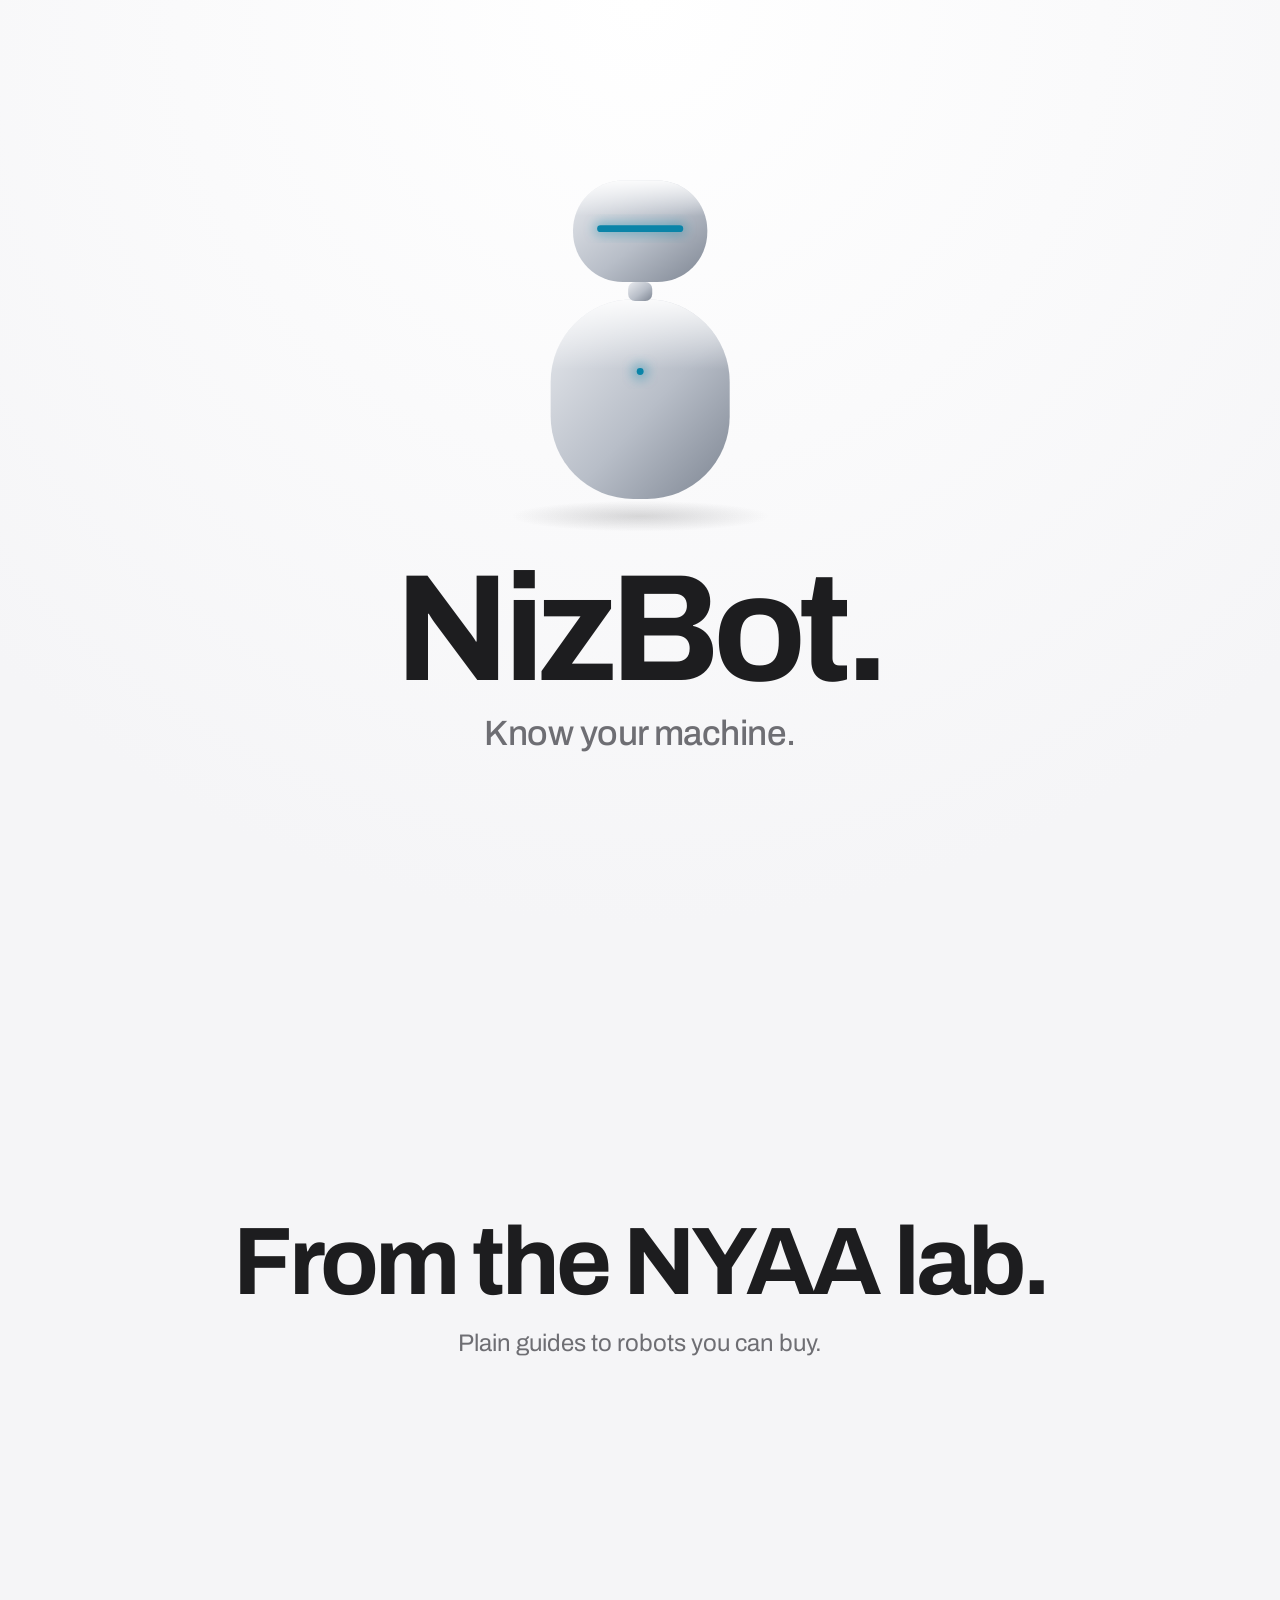
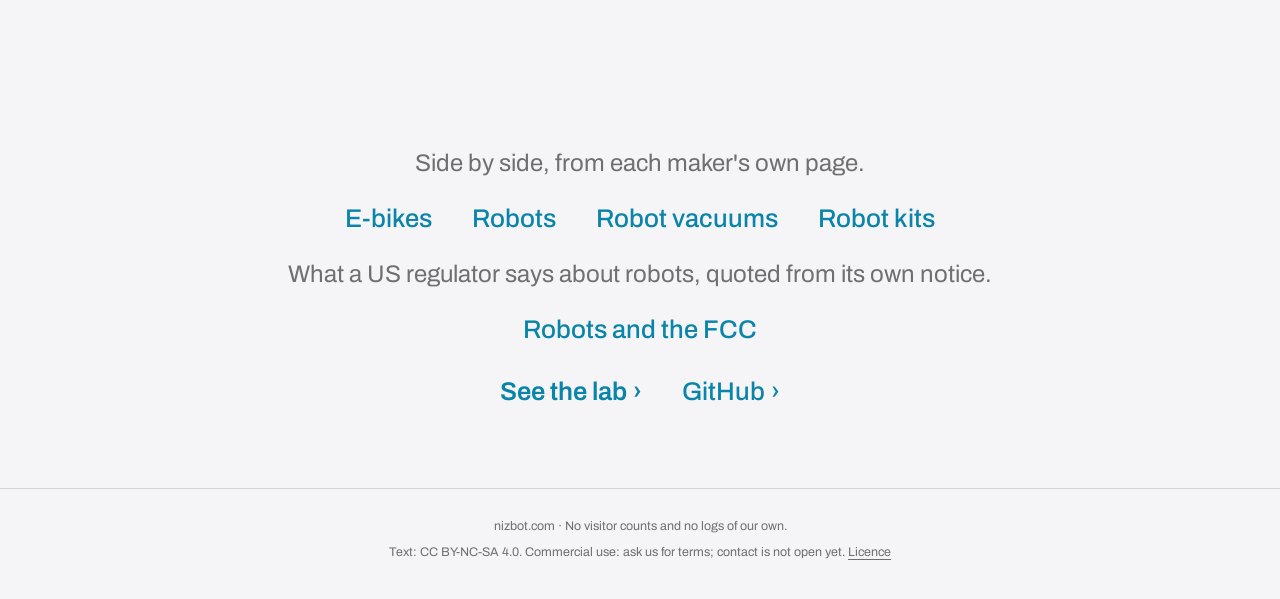
<file: index.html>
<!doctype html>
<html lang="en">
<head>
<meta charset="utf-8">
<meta name='impact-site-verification' value='e84b918f-5d58-4fab-a7ee-030eeee086d2'>
<meta name="viewport" content="width=device-width,initial-scale=1,viewport-fit=cover">
<title>NizBot</title>
<meta name="description" content="NizBot. Know your machine. Plain guides to robots, robot vacuums, e-bikes and robot kits you can buy, every figure from the maker&#x27;s or seller&#x27;s own page.">
<meta property="og:type" content="website">
<meta property="og:site_name" content="NizBot">
<meta property="og:title" content="NizBot">
<meta property="og:description" content="NizBot. Know your machine. Plain guides to robots, robot vacuums, e-bikes and robot kits you can buy, every figure from the maker&#x27;s or seller&#x27;s own page.">
<meta property="og:url" content="https://nizbot.com/">
<meta property="og:image" content="https://nizbot.com/share/nizbot.png">
<meta property="og:image:type" content="image/png">
<meta property="og:image:width" content="1200">
<meta property="og:image:height" content="630">
<meta property="og:image:alt" content="NizBot. Know your machine. A drawn robot with a glowing visor beside the words, on black.">
<meta name="twitter:card" content="summary_large_image">
<meta name="twitter:title" content="NizBot">
<meta name="twitter:description" content="NizBot. Know your machine. Plain guides to robots, robot vacuums, e-bikes and robot kits you can buy, every figure from the maker&#x27;s or seller&#x27;s own page.">
<meta name="twitter:image" content="https://nizbot.com/share/nizbot.png">
<meta name="twitter:image:alt" content="NizBot. Know your machine. A drawn robot with a glowing visor beside the words, on black.">
<link rel="stylesheet" href="/fonts/fonts.css">
<link rel="stylesheet" href="/site.css">
</head>
<body>
<main>
  <section class="screen hero">
    <svg class="object" viewBox="0 0 400 460" role="img" aria-label="An abstract robot form, lit from above">
  <defs>
    <linearGradient id="shell" x1="0" y1="0" x2="1" y2="1"><stop offset="0" style="stop-color:var(--body1)"/><stop offset=".55" style="stop-color:var(--body2)"/><stop offset="1" style="stop-color:var(--body3)"/></linearGradient>
    <linearGradient id="rimg" x1="0" y1="0" x2="0" y2="1"><stop offset="0" style="stop-color:var(--rim);stop-opacity:.9"/><stop offset=".35" style="stop-color:var(--rim);stop-opacity:0"/></linearGradient>
    <radialGradient id="pool" cx=".5" cy=".5" r=".5"><stop offset="0" style="stop-color:var(--shadow)"/><stop offset="1" style="stop-color:var(--shadow);stop-opacity:0"/></radialGradient>
    <filter id="soft" x="-50%" y="-50%" width="200%" height="200%"><feGaussianBlur stdDeviation="6"/></filter>
  </defs>
  <ellipse cx="200" cy="430" rx="150" ry="18" fill="url(#pool)"/>
  <rect x="96" y="178" width="208" height="232" rx="96" fill="url(#shell)"/>
  <rect x="96" y="178" width="208" height="232" rx="96" fill="url(#rimg)"/>
  <rect x="122" y="40" width="156" height="118" rx="58" fill="url(#shell)"/>
  <rect x="122" y="40" width="156" height="118" rx="58" fill="url(#rimg)"/>
  <rect x="146" y="88" width="108" height="16" rx="8" style="fill:var(--glow)" filter="url(#soft)"/>
  <rect x="150" y="92" width="100" height="8" rx="4" style="fill:var(--visor)"/>
  <rect x="186" y="158" width="28" height="22" rx="8" fill="url(#shell)"/>
  <circle cx="200" cy="262" r="10" style="fill:var(--glow)" filter="url(#soft)"/>
  <circle cx="200" cy="262" r="4" style="fill:var(--visor)"/>
</svg>
    <h1 class="rise r1">NizBot.</h1>
    <p class="line rise r2">Know your machine.</p>
  </section>
  <section class="screen">
    <p class="big rise">From the NYAA lab.</p>
    <p class="soft rise r2">Plain guides to robots you can buy.</p>
  </section>
  <section class="screen last">
    <p class="soft">Side by side, from each maker's own page.</p>
    <p class="links guides"><a href="/ebikes.html">E-bikes</a><a href="/robots.html">Robots</a><a href="/vacuums.html">Robot vacuums</a><a href="/kits.html">Robot kits</a></p>
    <p class="soft">What a US regulator says about robots, quoted from its own notice.</p>
    <p class="links guides"><a href="/fcc.html">Robots and the FCC</a></p>
    <p class="links"><a class="go" href="https://nyaa.nizbot.com/">See the lab <span aria-hidden="true">&rsaquo;</span></a><a href="https://github.com/NotYourAverageAutomaton">GitHub <span aria-hidden="true">&rsaquo;</span></a></p>
  </section>
</main>
<footer class="foot"><span>nizbot.com &middot; No visitor counts and no logs of our own.</span><span>Text: CC BY-NC-SA 4.0. Commercial use: ask us for terms; contact is not open yet. <a href="/LICENSE">Licence</a></span></footer>
</body>
</html>
</file>
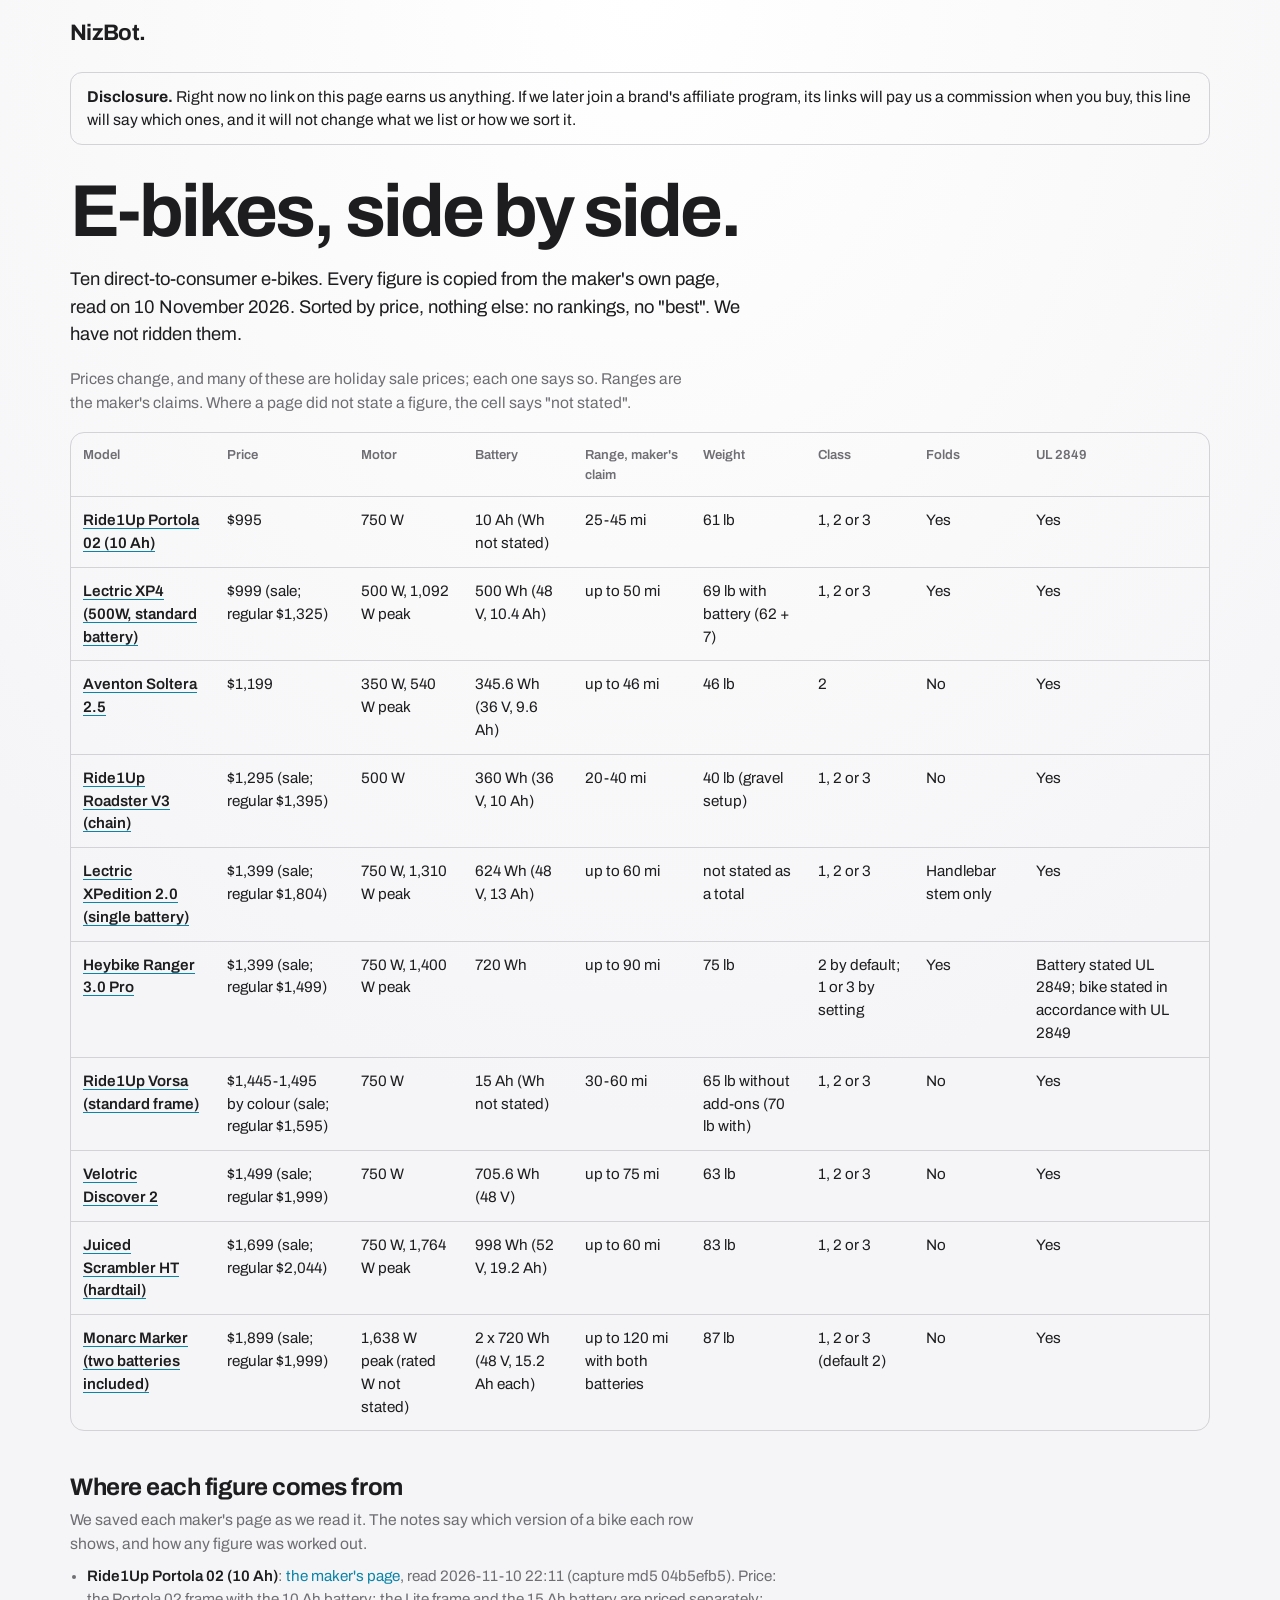
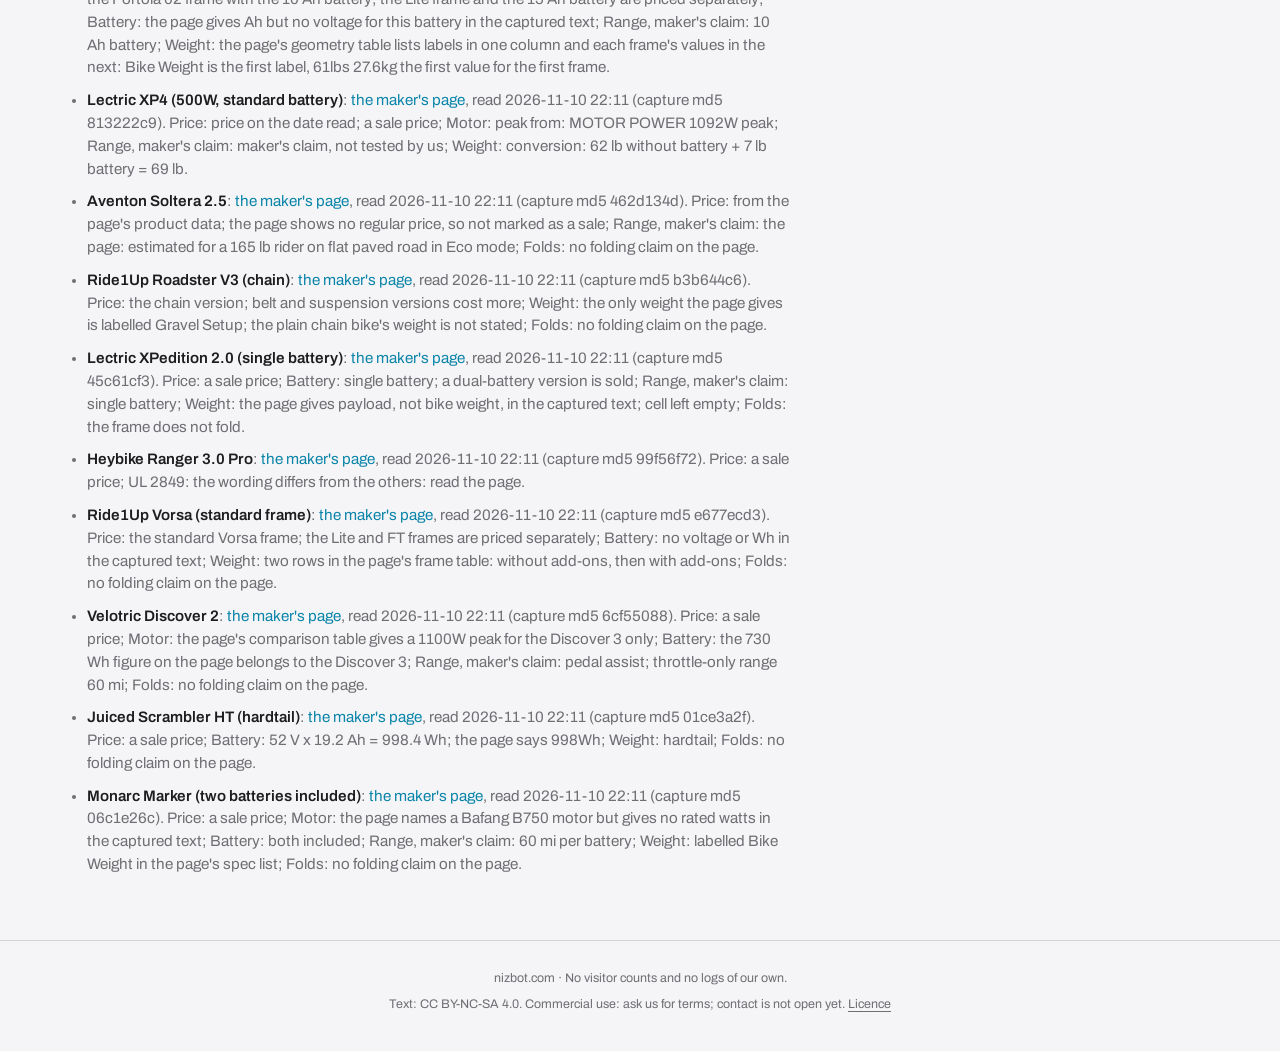
<file: ebikes.html>
<!doctype html>
<html lang="en">
<head>
<meta charset="utf-8">
<meta name="viewport" content="width=device-width,initial-scale=1,viewport-fit=cover">
<title>E-bikes, side by side · NizBot</title>
<meta name="description" content="Direct-to-consumer e-bikes, side by side: every figure from the maker's own page, with the date read. No rankings.">
<meta property="og:type" content="website">
<meta property="og:site_name" content="NizBot">
<meta property="og:title" content="E-bikes, side by side · NizBot">
<meta property="og:description" content="Direct-to-consumer e-bikes, side by side: every figure from the maker&#x27;s own page, with the date read. No rankings.">
<meta property="og:url" content="https://nizbot.com/ebikes.html">
<meta property="og:image" content="https://nizbot.com/share/ebikes.png">
<meta property="og:image:type" content="image/png">
<meta property="og:image:width" content="1200">
<meta property="og:image:height" content="630">
<meta property="og:image:alt" content="E-bikes, side by side, from each maker&#x27;s own page. A drawn robot with a glowing visor, on black.">
<meta name="twitter:card" content="summary_large_image">
<meta name="twitter:title" content="E-bikes, side by side · NizBot">
<meta name="twitter:description" content="Direct-to-consumer e-bikes, side by side: every figure from the maker&#x27;s own page, with the date read. No rankings.">
<meta name="twitter:image" content="https://nizbot.com/share/ebikes.png">
<meta name="twitter:image:alt" content="E-bikes, side by side, from each maker&#x27;s own page. A drawn robot with a glowing visor, on black.">
<link rel="stylesheet" href="/fonts/fonts.css">
<link rel="stylesheet" href="/site.css">
<link rel="stylesheet" href="/guide.css">
</head>
<body>
<header class="ghead"><a class="home" href="/">NizBot.</a></header>
<main class="guide">
  <p class="disclosure"><b>Disclosure.</b> Right now no link on this page earns us anything. If we later join a brand's affiliate program, its links will pay us a commission when you buy, this line will say which ones, and it will not change what we list or how we sort it.</p>
  <h1>E-bikes, side by side.</h1>
  <p class="lede">Ten direct-to-consumer e-bikes. Every figure is copied from the maker's own page, read on 10 November 2026. Sorted by price, nothing else: no rankings, no "best". We have not ridden them.</p>
  <p class="note">Prices change, and many of these are holiday sale prices; each one says so. Ranges are the maker's claims. Where a page did not state a figure, the cell says "not stated".</p>
  <div class="tablewrap"><table>
    <thead><tr><th scope="col">Model</th><th scope="col">Price</th><th scope="col">Motor</th><th scope="col">Battery</th><th scope="col">Range, maker's claim</th><th scope="col">Weight</th><th scope="col">Class</th><th scope="col">Folds</th><th scope="col">UL 2849</th></tr></thead>
    <tbody>
      <tr id="ride1up-portola-02"><th scope="row"><a href="https://ride1up.com/product/portola-02/">Ride1Up Portola 02 (10 Ah)</a></th><td data-col="Price">$995</td><td data-col="Motor">750 W</td><td data-col="Battery">10 Ah (Wh not stated)</td><td data-col="Range, maker's claim">25-45 mi</td><td data-col="Weight">61 lb</td><td data-col="Class">1, 2 or 3</td><td data-col="Folds">Yes</td><td data-col="UL 2849">Yes</td></tr>
      <tr id="lectric-xp4"><th scope="row"><a href="https://lectricebikes.com/products/xp-black">Lectric XP4 (500W, standard battery)</a></th><td data-col="Price">$999 (sale; regular $1,325)</td><td data-col="Motor">500 W, 1,092 W peak</td><td data-col="Battery">500 Wh (48 V, 10.4 Ah)</td><td data-col="Range, maker's claim">up to 50 mi</td><td data-col="Weight">69 lb with battery (62 + 7)</td><td data-col="Class">1, 2 or 3</td><td data-col="Folds">Yes</td><td data-col="UL 2849">Yes</td></tr>
      <tr id="aventon-soltera-2-5"><th scope="row"><a href="https://www.aventon.com/products/soltera-2-5-ebike">Aventon Soltera 2.5</a></th><td data-col="Price">$1,199</td><td data-col="Motor">350 W, 540 W peak</td><td data-col="Battery">345.6 Wh (36 V, 9.6 Ah)</td><td data-col="Range, maker's claim">up to 46 mi</td><td data-col="Weight">46 lb</td><td data-col="Class">2</td><td data-col="Folds">No</td><td data-col="UL 2849">Yes</td></tr>
      <tr id="ride1up-roadster-v3"><th scope="row"><a href="https://ride1up.com/product/roadster-v3/">Ride1Up Roadster V3 (chain)</a></th><td data-col="Price">$1,295 (sale; regular $1,395)</td><td data-col="Motor">500 W</td><td data-col="Battery">360 Wh (36 V, 10 Ah)</td><td data-col="Range, maker's claim">20-40 mi</td><td data-col="Weight">40 lb (gravel setup)</td><td data-col="Class">1, 2 or 3</td><td data-col="Folds">No</td><td data-col="UL 2849">Yes</td></tr>
      <tr id="lectric-xpedition-2"><th scope="row"><a href="https://lectricebikes.com/products/xpedition-single-battery">Lectric XPedition 2.0 (single battery)</a></th><td data-col="Price">$1,399 (sale; regular $1,804)</td><td data-col="Motor">750 W, 1,310 W peak</td><td data-col="Battery">624 Wh (48 V, 13 Ah)</td><td data-col="Range, maker's claim">up to 60 mi</td><td data-col="Weight">not stated as a total</td><td data-col="Class">1, 2 or 3</td><td data-col="Folds">Handlebar stem only</td><td data-col="UL 2849">Yes</td></tr>
      <tr id="heybike-ranger-3-pro"><th scope="row"><a href="https://www.heybike.com/products/ranger-3-0-pro">Heybike Ranger 3.0 Pro</a></th><td data-col="Price">$1,399 (sale; regular $1,499)</td><td data-col="Motor">750 W, 1,400 W peak</td><td data-col="Battery">720 Wh</td><td data-col="Range, maker's claim">up to 90 mi</td><td data-col="Weight">75 lb</td><td data-col="Class">2 by default; 1 or 3 by setting</td><td data-col="Folds">Yes</td><td data-col="UL 2849">Battery stated UL 2849; bike stated in accordance with UL 2849</td></tr>
      <tr id="ride1up-vorsa"><th scope="row"><a href="https://ride1up.com/product/vorsa/">Ride1Up Vorsa (standard frame)</a></th><td data-col="Price">$1,445-1,495 by colour (sale; regular $1,595)</td><td data-col="Motor">750 W</td><td data-col="Battery">15 Ah (Wh not stated)</td><td data-col="Range, maker's claim">30-60 mi</td><td data-col="Weight">65 lb without add-ons (70 lb with)</td><td data-col="Class">1, 2 or 3</td><td data-col="Folds">No</td><td data-col="UL 2849">Yes</td></tr>
      <tr id="velotric-discover-2"><th scope="row"><a href="https://www.velotricbike.com/products/velotric-discover-2">Velotric Discover 2</a></th><td data-col="Price">$1,499 (sale; regular $1,999)</td><td data-col="Motor">750 W</td><td data-col="Battery">705.6 Wh (48 V)</td><td data-col="Range, maker's claim">up to 75 mi</td><td data-col="Weight">63 lb</td><td data-col="Class">1, 2 or 3</td><td data-col="Folds">No</td><td data-col="UL 2849">Yes</td></tr>
      <tr id="juiced-scrambler-ht"><th scope="row"><a href="https://juicedbikes.com/products/scrambler">Juiced Scrambler HT (hardtail)</a></th><td data-col="Price">$1,699 (sale; regular $2,044)</td><td data-col="Motor">750 W, 1,764 W peak</td><td data-col="Battery">998 Wh (52 V, 19.2 Ah)</td><td data-col="Range, maker's claim">up to 60 mi</td><td data-col="Weight">83 lb</td><td data-col="Class">1, 2 or 3</td><td data-col="Folds">No</td><td data-col="UL 2849">Yes</td></tr>
      <tr id="monarc-marker"><th scope="row"><a href="https://monarcbikes.com/products/marker-high-step-cedar-ebike">Monarc Marker (two batteries included)</a></th><td data-col="Price">$1,899 (sale; regular $1,999)</td><td data-col="Motor">1,638 W peak (rated W not stated)</td><td data-col="Battery">2 x 720 Wh (48 V, 15.2 Ah each)</td><td data-col="Range, maker's claim">up to 120 mi with both batteries</td><td data-col="Weight">87 lb</td><td data-col="Class">1, 2 or 3 (default 2)</td><td data-col="Folds">No</td><td data-col="UL 2849">Yes</td></tr>
    </tbody>
  </table></div>
  <section class="sources" aria-labelledby="h-src">
    <h2 id="h-src">Where each figure comes from</h2>
    <p class="note">We saved each maker's page as we read it. The notes say which version of a bike each row shows, and how any figure was worked out.</p>
    <ul>
      <li id="src-ride1up-portola-02"><b>Ride1Up Portola 02 (10 Ah)</b>: <a href="https://ride1up.com/product/portola-02/">the maker's page</a>, read 2026-11-10 22:11 (capture md5 04b5efb5). Price: the Portola 02 frame with the 10 Ah battery; the Lite frame and the 15 Ah battery are priced separately; Battery: the page gives Ah but no voltage for this battery in the captured text; Range, maker&#x27;s claim: 10 Ah battery; Weight: the page&#x27;s geometry table lists labels in one column and each frame&#x27;s values in the next: Bike Weight is the first label, 61lbs 27.6kg the first value for the first frame.</li>
      <li id="src-lectric-xp4"><b>Lectric XP4 (500W, standard battery)</b>: <a href="https://lectricebikes.com/products/xp-black">the maker's page</a>, read 2026-11-10 22:11 (capture md5 813222c9). Price: price on the date read; a sale price; Motor: peak from: MOTOR POWER 1092W peak; Range, maker&#x27;s claim: maker&#x27;s claim, not tested by us; Weight: conversion: 62 lb without battery + 7 lb battery = 69 lb.</li>
      <li id="src-aventon-soltera-2-5"><b>Aventon Soltera 2.5</b>: <a href="https://www.aventon.com/products/soltera-2-5-ebike">the maker's page</a>, read 2026-11-10 22:11 (capture md5 462d134d). Price: from the page&#x27;s product data; the page shows no regular price, so not marked as a sale; Range, maker&#x27;s claim: the page: estimated for a 165 lb rider on flat paved road in Eco mode; Folds: no folding claim on the page.</li>
      <li id="src-ride1up-roadster-v3"><b>Ride1Up Roadster V3 (chain)</b>: <a href="https://ride1up.com/product/roadster-v3/">the maker's page</a>, read 2026-11-10 22:11 (capture md5 b3b644c6). Price: the chain version; belt and suspension versions cost more; Weight: the only weight the page gives is labelled Gravel Setup; the plain chain bike&#x27;s weight is not stated; Folds: no folding claim on the page.</li>
      <li id="src-lectric-xpedition-2"><b>Lectric XPedition 2.0 (single battery)</b>: <a href="https://lectricebikes.com/products/xpedition-single-battery">the maker's page</a>, read 2026-11-10 22:11 (capture md5 45c61cf3). Price: a sale price; Battery: single battery; a dual-battery version is sold; Range, maker&#x27;s claim: single battery; Weight: the page gives payload, not bike weight, in the captured text; cell left empty; Folds: the frame does not fold.</li>
      <li id="src-heybike-ranger-3-pro"><b>Heybike Ranger 3.0 Pro</b>: <a href="https://www.heybike.com/products/ranger-3-0-pro">the maker's page</a>, read 2026-11-10 22:11 (capture md5 99f56f72). Price: a sale price; UL 2849: the wording differs from the others: read the page.</li>
      <li id="src-ride1up-vorsa"><b>Ride1Up Vorsa (standard frame)</b>: <a href="https://ride1up.com/product/vorsa/">the maker's page</a>, read 2026-11-10 22:11 (capture md5 e677ecd3). Price: the standard Vorsa frame; the Lite and FT frames are priced separately; Battery: no voltage or Wh in the captured text; Weight: two rows in the page&#x27;s frame table: without add-ons, then with add-ons; Folds: no folding claim on the page.</li>
      <li id="src-velotric-discover-2"><b>Velotric Discover 2</b>: <a href="https://www.velotricbike.com/products/velotric-discover-2">the maker's page</a>, read 2026-11-10 22:11 (capture md5 6cf55088). Price: a sale price; Motor: the page&#x27;s comparison table gives a 1100W peak for the Discover 3 only; Battery: the 730 Wh figure on the page belongs to the Discover 3; Range, maker&#x27;s claim: pedal assist; throttle-only range 60 mi; Folds: no folding claim on the page.</li>
      <li id="src-juiced-scrambler-ht"><b>Juiced Scrambler HT (hardtail)</b>: <a href="https://juicedbikes.com/products/scrambler">the maker's page</a>, read 2026-11-10 22:11 (capture md5 01ce3a2f). Price: a sale price; Battery: 52 V x 19.2 Ah = 998.4 Wh; the page says 998Wh; Weight: hardtail; Folds: no folding claim on the page.</li>
      <li id="src-monarc-marker"><b>Monarc Marker (two batteries included)</b>: <a href="https://monarcbikes.com/products/marker-high-step-cedar-ebike">the maker's page</a>, read 2026-11-10 22:11 (capture md5 06c1e26c). Price: a sale price; Motor: the page names a Bafang B750 motor but gives no rated watts in the captured text; Battery: both included; Range, maker&#x27;s claim: 60 mi per battery; Weight: labelled Bike Weight in the page&#x27;s spec list; Folds: no folding claim on the page.</li>
    </ul>
  </section>
</main>
<footer class="foot"><span>nizbot.com &middot; No visitor counts and no logs of our own.</span><span>Text: CC BY-NC-SA 4.0. Commercial use: ask us for terms; contact is not open yet. <a href="/LICENSE">Licence</a></span></footer>
</body>
</html>
</file>
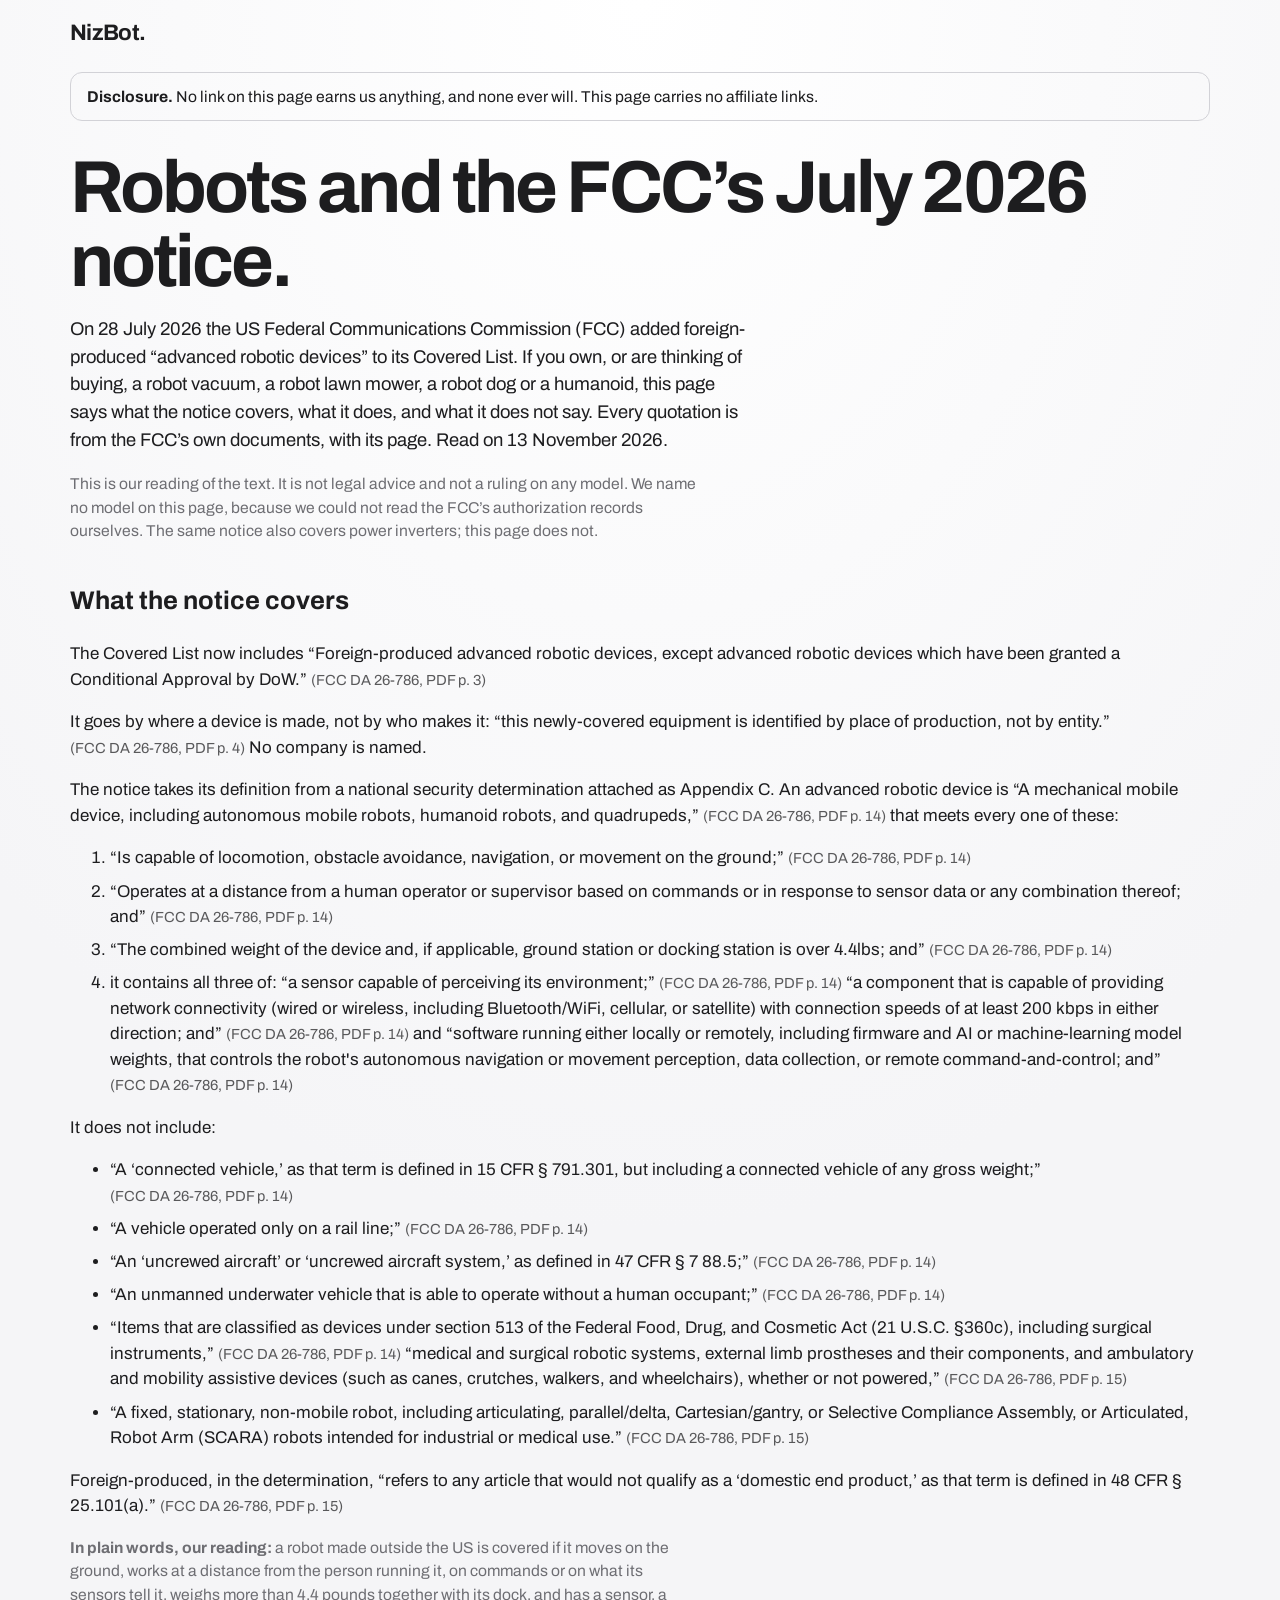
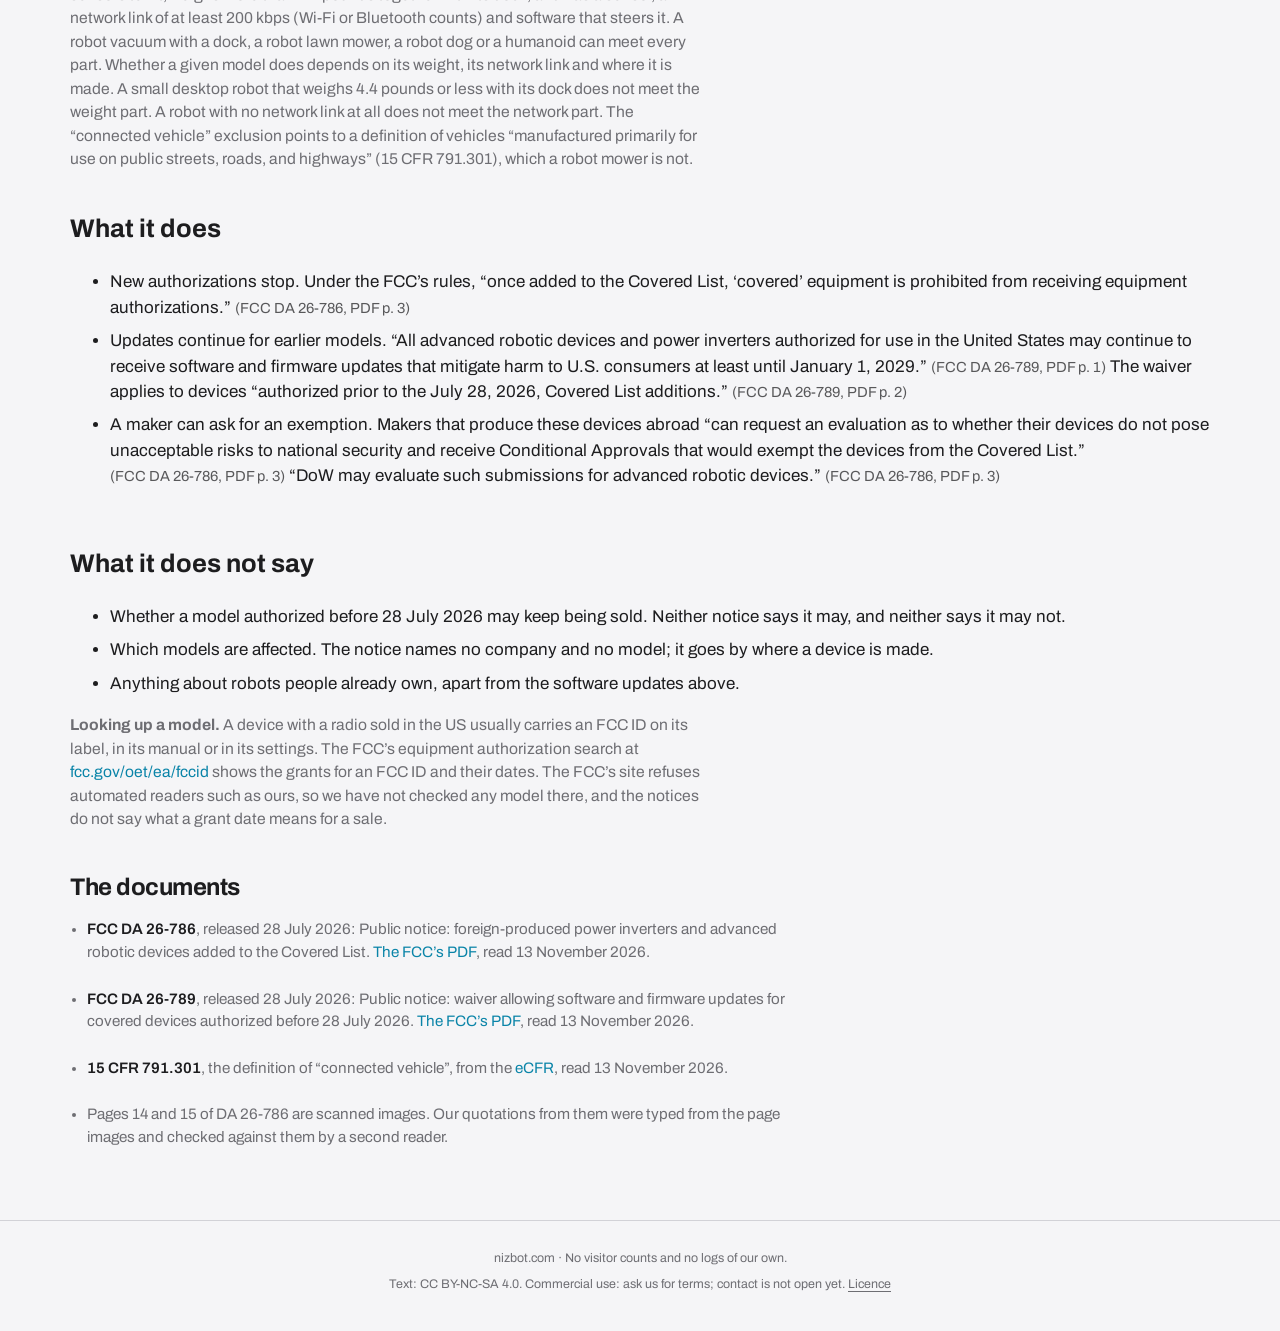
<file: fcc.html>
<!doctype html>
<html lang="en">
<head>
<meta charset="utf-8">
<meta name="viewport" content="width=device-width,initial-scale=1,viewport-fit=cover">
<title>Robots and the FCC&rsquo;s July 2026 notice · NizBot</title>
<meta name="description" content="What the FCC&#x27;s 28 July 2026 notice on foreign-produced robots covers, what it does, and what it does not say, quoted from the FCC&#x27;s own documents.">
<meta property="og:type" content="website">
<meta property="og:site_name" content="NizBot">
<meta property="og:title" content="Robots and the FCC&rsquo;s July 2026 notice · NizBot">
<meta property="og:description" content="What the FCC&#x27;s 28 July 2026 notice on foreign-produced robots covers, what it does, and what it does not say, quoted from the FCC&#x27;s own documents.">
<meta property="og:url" content="https://nizbot.com/fcc.html">
<meta property="og:image" content="https://nizbot.com/share/nizbot.png">
<meta property="og:image:type" content="image/png">
<meta property="og:image:width" content="1200">
<meta property="og:image:height" content="630">
<meta property="og:image:alt" content="NizBot. A drawn robot with a glowing visor, on black.">
<meta name="twitter:card" content="summary_large_image">
<meta name="twitter:title" content="Robots and the FCC&rsquo;s July 2026 notice · NizBot">
<meta name="twitter:description" content="What the FCC&#x27;s 28 July 2026 notice on foreign-produced robots covers, what it does, and what it does not say, quoted from the FCC&#x27;s own documents.">
<meta name="twitter:image" content="https://nizbot.com/share/nizbot.png">
<meta name="twitter:image:alt" content="NizBot. A drawn robot with a glowing visor, on black.">
<link rel="stylesheet" href="/fonts/fonts.css">
<link rel="stylesheet" href="/site.css">
<link rel="stylesheet" href="/guide.css">
<style>.cite{color:inherit;opacity:.72;font-size:.86em;white-space:nowrap}.guide blockquote{margin:.6em 0 .6em 1.2em}.guide ol.def li,.guide section ul li{margin:.45em 0}</style>
</head>
<body>
<header class="ghead"><a class="home" href="/">NizBot.</a></header>
<main class="guide">
  <p class="disclosure"><b>Disclosure.</b> No link on this page earns us anything, and none ever will. This page carries no affiliate links.</p>
  <h1>Robots and the FCC&rsquo;s July 2026 notice.</h1>
  <p class="lede">On 28 July 2026 the US Federal Communications Commission (FCC) added foreign-produced &ldquo;advanced robotic devices&rdquo; to its Covered List. If you own, or are thinking of buying, a robot vacuum, a robot lawn mower, a robot dog or a humanoid, this page says what the notice covers, what it does, and what it does not say. Every quotation is from the FCC&rsquo;s own documents, with its page. Read on 13 November 2026.</p>
  <p class="note">This is our reading of the text. It is not legal advice and not a ruling on any model. We name no model on this page, because we could not read the FCC&rsquo;s authorization records ourselves. The same notice also covers power inverters; this page does not.</p>
  <section aria-labelledby="h-covers">
    <h2 id="h-covers">What the notice covers</h2>
    <p>The Covered List now includes &ldquo;Foreign-produced advanced robotic devices, except advanced robotic devices which have been granted a Conditional Approval by DoW.&rdquo; <span class="cite">(FCC DA 26-786, PDF p. 3)</span></p>
    <p>It goes by where a device is made, not by who makes it: &ldquo;this newly-covered equipment is identified by place of production, not by entity.&rdquo; <span class="cite">(FCC DA 26-786, PDF p. 4)</span> No company is named.</p>
    <p>The notice takes its definition from a national security determination attached as Appendix C. An advanced robotic device is &ldquo;A mechanical mobile device, including autonomous mobile robots, humanoid robots, and quadrupeds,&rdquo; <span class="cite">(FCC DA 26-786, PDF p. 14)</span> that meets every one of these:</p>
    <ol class="def">
      <li>&ldquo;Is capable of locomotion, obstacle avoidance, navigation, or movement on the ground;&rdquo; <span class="cite">(FCC DA 26-786, PDF p. 14)</span></li>
      <li>&ldquo;Operates at a distance from a human operator or supervisor based on commands or in response to sensor data or any combination thereof; and&rdquo; <span class="cite">(FCC DA 26-786, PDF p. 14)</span></li>
      <li>&ldquo;The combined weight of the device and, if applicable, ground station or docking station is over 4.4lbs; and&rdquo; <span class="cite">(FCC DA 26-786, PDF p. 14)</span></li>
      <li>it contains all three of: &ldquo;a sensor capable of perceiving its environment;&rdquo; <span class="cite">(FCC DA 26-786, PDF p. 14)</span> &ldquo;a component that is capable of providing network connectivity (wired or wireless, including Bluetooth/WiFi, cellular, or satellite) with connection speeds of at least 200 kbps in either direction; and&rdquo; <span class="cite">(FCC DA 26-786, PDF p. 14)</span> and &ldquo;software running either locally or remotely, including firmware and AI or machine-learning model weights, that controls the robot's autonomous navigation or movement perception, data collection, or remote command-and-control; and&rdquo; <span class="cite">(FCC DA 26-786, PDF p. 14)</span></li>
    </ol>
    <p>It does not include:</p>
    <ul>
      <li>&ldquo;A ‘connected vehicle,’ as that term is defined in 15 CFR § 791.301, but including a connected vehicle of any gross weight;&rdquo; <span class="cite">(FCC DA 26-786, PDF p. 14)</span></li>
      <li>&ldquo;A vehicle operated only on a rail line;&rdquo; <span class="cite">(FCC DA 26-786, PDF p. 14)</span></li>
      <li>&ldquo;An ‘uncrewed aircraft’ or ‘uncrewed aircraft system,’ as defined in 47 CFR § 7 88.5;&rdquo; <span class="cite">(FCC DA 26-786, PDF p. 14)</span></li>
      <li>&ldquo;An unmanned underwater vehicle that is able to operate without a human occupant;&rdquo; <span class="cite">(FCC DA 26-786, PDF p. 14)</span></li>
      <li>&ldquo;Items that are classified as devices under section 513 of the Federal Food, Drug, and Cosmetic Act (21 U.S.C. §360c), including surgical instruments,&rdquo; <span class="cite">(FCC DA 26-786, PDF p. 14)</span> &ldquo;medical and surgical robotic systems, external limb prostheses and their components, and ambulatory and mobility assistive devices (such as canes, crutches, walkers, and wheelchairs), whether or not powered,&rdquo; <span class="cite">(FCC DA 26-786, PDF p. 15)</span></li>
      <li>&ldquo;A fixed, stationary, non-mobile robot, including articulating, parallel/delta, Cartesian/gantry, or Selective Compliance Assembly, or Articulated, Robot Arm (SCARA) robots intended for industrial or medical use.&rdquo; <span class="cite">(FCC DA 26-786, PDF p. 15)</span></li>
    </ul>
    <p>Foreign-produced, in the determination, &ldquo;refers to any article that would not qualify as a ‘domestic end product,’ as that term is defined in 48 CFR § 25.101(a).&rdquo; <span class="cite">(FCC DA 26-786, PDF p. 15)</span></p>
    <p class="note"><b>In plain words, our reading:</b> a robot made outside the US is covered if it moves on the ground, works at a distance from the person running it, on commands or on what its sensors tell it, weighs more than 4.4 pounds together with its dock, and has a sensor, a network link of at least 200 kbps (Wi-Fi or Bluetooth counts) and software that steers it. A robot vacuum with a dock, a robot lawn mower, a robot dog or a humanoid can meet every part. Whether a given model does depends on its weight, its network link and where it is made. A small desktop robot that weighs 4.4 pounds or less with its dock does not meet the weight part. A robot with no network link at all does not meet the network part. The &ldquo;connected vehicle&rdquo; exclusion points to a definition of vehicles &ldquo;manufactured primarily for use on public streets, roads, and highways&rdquo; (15 CFR 791.301), which a robot mower is not.</p>
  </section>
  <section aria-labelledby="h-does">
    <h2 id="h-does">What it does</h2>
    <ul>
      <li>New authorizations stop. Under the FCC&rsquo;s rules, &ldquo;once added to the Covered List, ‘covered’ equipment is prohibited from receiving equipment authorizations.&rdquo; <span class="cite">(FCC DA 26-786, PDF p. 3)</span></li>
      <li>Updates continue for earlier models. &ldquo;All advanced robotic devices and power inverters authorized for use in the United States may continue to receive software and firmware updates that mitigate harm to U.S. consumers at least until January 1, 2029.&rdquo; <span class="cite">(FCC DA 26-789, PDF p. 1)</span> The waiver applies to devices &ldquo;authorized prior to the July 28, 2026, Covered List additions.&rdquo; <span class="cite">(FCC DA 26-789, PDF p. 2)</span></li>
      <li>A maker can ask for an exemption. Makers that produce these devices abroad &ldquo;can request an evaluation as to whether their devices do not pose unacceptable risks to national security and receive Conditional Approvals that would exempt the devices from the Covered List.&rdquo; <span class="cite">(FCC DA 26-786, PDF p. 3)</span> &ldquo;DoW may evaluate such submissions for advanced robotic devices.&rdquo; <span class="cite">(FCC DA 26-786, PDF p. 3)</span></li>
    </ul>
  </section>
  <section aria-labelledby="h-not">
    <h2 id="h-not">What it does not say</h2>
    <ul>
      <li>Whether a model authorized before 28 July 2026 may keep being sold. Neither notice says it may, and neither says it may not.</li>
      <li>Which models are affected. The notice names no company and no model; it goes by where a device is made.</li>
      <li>Anything about robots people already own, apart from the software updates above.</li>
    </ul>
    <p class="note"><b>Looking up a model.</b> A device with a radio sold in the US usually carries an FCC ID on its label, in its manual or in its settings. The FCC&rsquo;s equipment authorization search at <a href="https://www.fcc.gov/oet/ea/fccid">fcc.gov/oet/ea/fccid</a> shows the grants for an FCC ID and their dates. The FCC&rsquo;s site refuses automated readers such as ours, so we have not checked any model there, and the notices do not say what a grant date means for a sale.</p>
  </section>
  <section class="sources" aria-labelledby="h-src">
    <h2 id="h-src">The documents</h2>
    <ul>
      <li><b>FCC DA 26-786</b>, released 28 July 2026: Public notice: foreign-produced power inverters and advanced robotic devices added to the Covered List. <a href="https://docs.fcc.gov/public/attachments/DA-26-786A1.pdf">The FCC&rsquo;s PDF</a>, read 13 November 2026.</li>
      <li><b>FCC DA 26-789</b>, released 28 July 2026: Public notice: waiver allowing software and firmware updates for covered devices authorized before 28 July 2026. <a href="https://docs.fcc.gov/public/attachments/DA-26-789A1.pdf">The FCC&rsquo;s PDF</a>, read 13 November 2026.</li>
      <li><b>15 CFR 791.301</b>, the definition of &ldquo;connected vehicle&rdquo;, from the <a href="https://www.ecfr.gov/current/title-15/part-791/section-791.301">eCFR</a>, read 13 November 2026.</li>
      <li>Pages 14 and 15 of DA 26-786 are scanned images. Our quotations from them were typed from the page images and checked against them by a second reader.</li>
    </ul>
  </section>
</main>
<footer class="foot"><span>nizbot.com &middot; No visitor counts and no logs of our own.</span><span>Text: CC BY-NC-SA 4.0. Commercial use: ask us for terms; contact is not open yet. <a href="/LICENSE">Licence</a></span></footer>
</body>
</html>
</file>
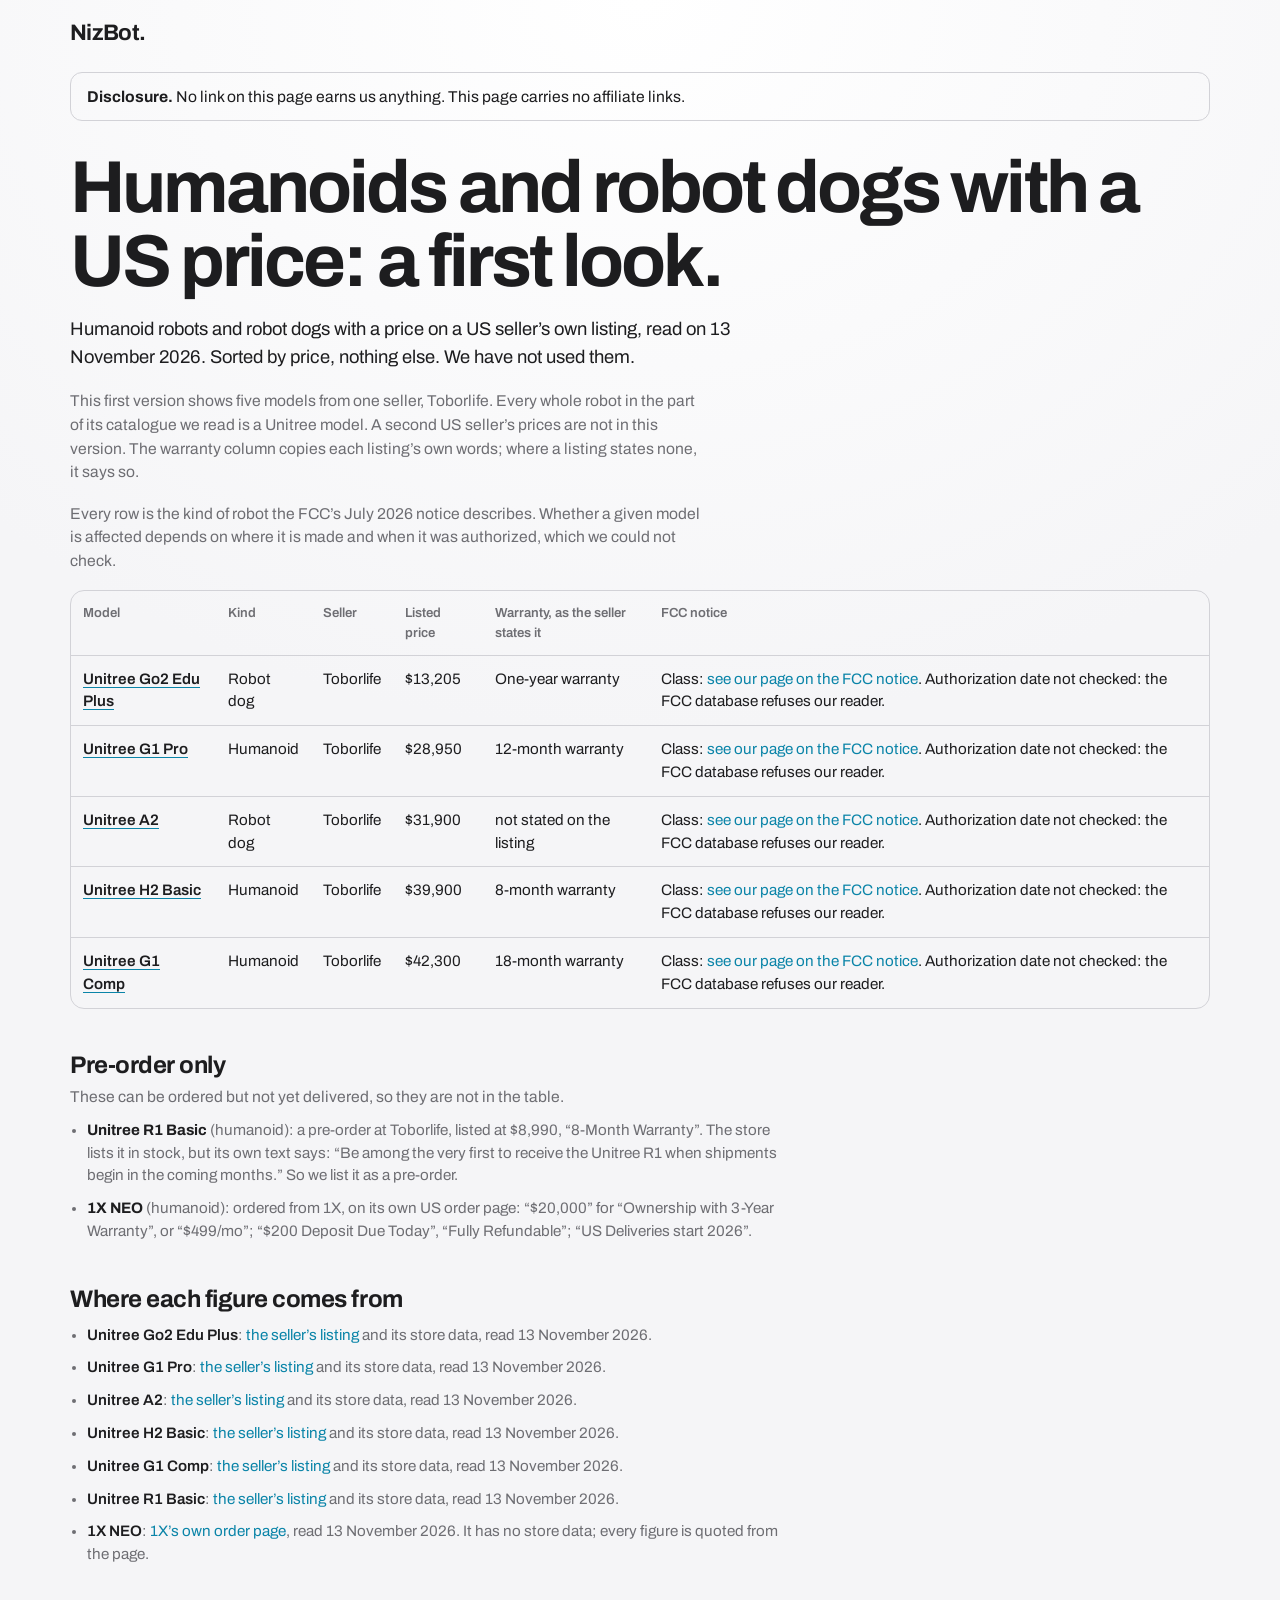
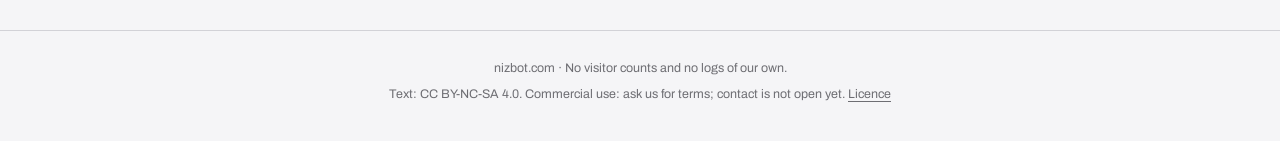
<file: humanoids.html>
<!doctype html>
<html lang="en">
<head>
<meta charset="utf-8">
<meta name="viewport" content="width=device-width,initial-scale=1,viewport-fit=cover">
<title>Humanoids and robot dogs with a US price: a first look &middot; NizBot</title>
<meta name="description" content="Humanoid robots and robot dogs with a listed price from a US seller: the price, the warranty in the seller&#x27;s words, and what we could not check.">
<meta property="og:type" content="website">
<meta property="og:site_name" content="NizBot">
<meta property="og:title" content="Humanoids and robot dogs with a US price: a first look &middot; NizBot">
<meta property="og:description" content="Humanoid robots and robot dogs with a listed price from a US seller: the price, the warranty in the seller&#x27;s words, and what we could not check.">
<meta property="og:url" content="https://nizbot.com/humanoids.html">
<meta property="og:image" content="https://nizbot.com/share/nizbot.png">
<meta property="og:image:type" content="image/png">
<meta property="og:image:width" content="1200">
<meta property="og:image:height" content="630">
<meta property="og:image:alt" content="NizBot. A drawn robot with a glowing visor, on black.">
<meta name="twitter:card" content="summary_large_image">
<meta name="twitter:title" content="Humanoids and robot dogs with a US price: a first look &middot; NizBot">
<meta name="twitter:description" content="Humanoid robots and robot dogs with a listed price from a US seller: the price, the warranty in the seller&#x27;s words, and what we could not check.">
<meta name="twitter:image" content="https://nizbot.com/share/nizbot.png">
<meta name="twitter:image:alt" content="NizBot. A drawn robot with a glowing visor, on black.">
<link rel="stylesheet" href="/fonts/fonts.css">
<link rel="stylesheet" href="/site.css">
<link rel="stylesheet" href="/guide.css">
</head>
<body>
<header class="ghead"><a class="home" href="/">NizBot.</a></header>
<main class="guide">
  <p class="disclosure"><b>Disclosure.</b> No link on this page earns us anything. This page carries no affiliate links.</p>
  <h1>Humanoids and robot dogs with a US price: a first look.</h1>
  <p class="lede">Humanoid robots and robot dogs with a price on a US seller&rsquo;s own listing, read on 13 November 2026. Sorted by price, nothing else. We have not used them.</p>
  <p class="note">This first version shows five models from one seller, Toborlife. Every whole robot in the part of its catalogue we read is a Unitree model. A second US seller&rsquo;s prices are not in this version. The warranty column copies each listing&rsquo;s own words; where a listing states none, it says so.</p>
  <p class="note">Every row is the kind of robot the FCC&rsquo;s July 2026 notice describes. Whether a given model is affected depends on where it is made and when it was authorized, which we could not check.</p>
  <div class="tablewrap"><table>
    <thead><tr><th scope="col">Model</th><th scope="col">Kind</th><th scope="col">Seller</th><th scope="col">Listed price</th><th scope="col">Warranty, as the seller states it</th><th scope="col">FCC notice</th></tr></thead>
    <tbody>
      <tr id="unitree-go2-edu-plus"><th scope="row"><a href="https://toborlife.ai/go2-edu-plus/">Unitree Go2 Edu Plus</a></th><td data-col="Kind">Robot dog</td><td data-col="Seller">Toborlife</td><td data-col="Listed price">$13,205</td><td data-col="Warranty, as the seller states it">One-year warranty</td><td data-col="FCC notice">Class: <a href="/fcc.html">see our page on the FCC notice</a>. Authorization date not checked: the FCC database refuses our reader.</td></tr>
      <tr id="unitree-g1-pro"><th scope="row"><a href="https://toborlife.ai/g1-pro/">Unitree G1 Pro</a></th><td data-col="Kind">Humanoid</td><td data-col="Seller">Toborlife</td><td data-col="Listed price">$28,950</td><td data-col="Warranty, as the seller states it">12-month warranty</td><td data-col="FCC notice">Class: <a href="/fcc.html">see our page on the FCC notice</a>. Authorization date not checked: the FCC database refuses our reader.</td></tr>
      <tr id="unitree-a2"><th scope="row"><a href="https://toborlife.ai/a2/">Unitree A2</a></th><td data-col="Kind">Robot dog</td><td data-col="Seller">Toborlife</td><td data-col="Listed price">$31,900</td><td data-col="Warranty, as the seller states it">not stated on the listing</td><td data-col="FCC notice">Class: <a href="/fcc.html">see our page on the FCC notice</a>. Authorization date not checked: the FCC database refuses our reader.</td></tr>
      <tr id="unitree-h2-basic"><th scope="row"><a href="https://toborlife.ai/h2/">Unitree H2 Basic</a></th><td data-col="Kind">Humanoid</td><td data-col="Seller">Toborlife</td><td data-col="Listed price">$39,900</td><td data-col="Warranty, as the seller states it">8-month warranty</td><td data-col="FCC notice">Class: <a href="/fcc.html">see our page on the FCC notice</a>. Authorization date not checked: the FCC database refuses our reader.</td></tr>
      <tr id="unitree-g1-comp"><th scope="row"><a href="https://toborlife.ai/g1-comp-athletic-robotic-humanoid/">Unitree G1 Comp</a></th><td data-col="Kind">Humanoid</td><td data-col="Seller">Toborlife</td><td data-col="Listed price">$42,300</td><td data-col="Warranty, as the seller states it">18-month warranty</td><td data-col="FCC notice">Class: <a href="/fcc.html">see our page on the FCC notice</a>. Authorization date not checked: the FCC database refuses our reader.</td></tr>
    </tbody>
  </table></div>
  <section class="notyet" aria-labelledby="h-pre">
    <h2 id="h-pre">Pre-order only</h2>
    <p class="note">These can be ordered but not yet delivered, so they are not in the table.</p>
    <ul>
      <li id="po-unitree-r1-basic"><b><a href="https://toborlife.ai/r1-basic/">Unitree R1 Basic</a></b> (humanoid): a pre-order at Toborlife, listed at $8,990, &ldquo;8-Month Warranty&rdquo;. The store lists it in stock, but its own text says: &ldquo;Be among the very first to receive the Unitree R1 when shipments begin in the coming months.&rdquo; So we list it as a pre-order.</li>
      <li id="po-1x-neo"><b><a href="https://www.1x.tech/order">1X NEO</a></b> (humanoid): ordered from 1X, on its own US order page: &ldquo;$20,000&rdquo; for &ldquo;Ownership with 3-Year Warranty&rdquo;, or &ldquo;$499/mo&rdquo;; &ldquo;$200 Deposit Due Today&rdquo;, &ldquo;Fully Refundable&rdquo;; &ldquo;US Deliveries start 2026&rdquo;.</li>
    </ul>
  </section>
  <section class="sources" aria-labelledby="h-src">
    <h2 id="h-src">Where each figure comes from</h2>
    <ul>
      <li><b>Unitree Go2 Edu Plus</b>: <a href="https://toborlife.ai/go2-edu-plus/">the seller&rsquo;s listing</a> and its store data, read 13 November 2026.</li>
      <li><b>Unitree G1 Pro</b>: <a href="https://toborlife.ai/g1-pro/">the seller&rsquo;s listing</a> and its store data, read 13 November 2026.</li>
      <li><b>Unitree A2</b>: <a href="https://toborlife.ai/a2/">the seller&rsquo;s listing</a> and its store data, read 13 November 2026.</li>
      <li><b>Unitree H2 Basic</b>: <a href="https://toborlife.ai/h2/">the seller&rsquo;s listing</a> and its store data, read 13 November 2026.</li>
      <li><b>Unitree G1 Comp</b>: <a href="https://toborlife.ai/g1-comp-athletic-robotic-humanoid/">the seller&rsquo;s listing</a> and its store data, read 13 November 2026.</li>
      <li><b>Unitree R1 Basic</b>: <a href="https://toborlife.ai/r1-basic/">the seller&rsquo;s listing</a> and its store data, read 13 November 2026.</li>
      <li><b>1X NEO</b>: <a href="https://www.1x.tech/order">1X&rsquo;s own order page</a>, read 13 November 2026. It has no store data; every figure is quoted from the page.</li>
    </ul>
  </section>
</main>
<footer class="foot"><span>nizbot.com &middot; No visitor counts and no logs of our own.</span><span>Text: CC BY-NC-SA 4.0. Commercial use: ask us for terms; contact is not open yet. <a href="/LICENSE">Licence</a></span></footer>
</body>
</html>
</file>
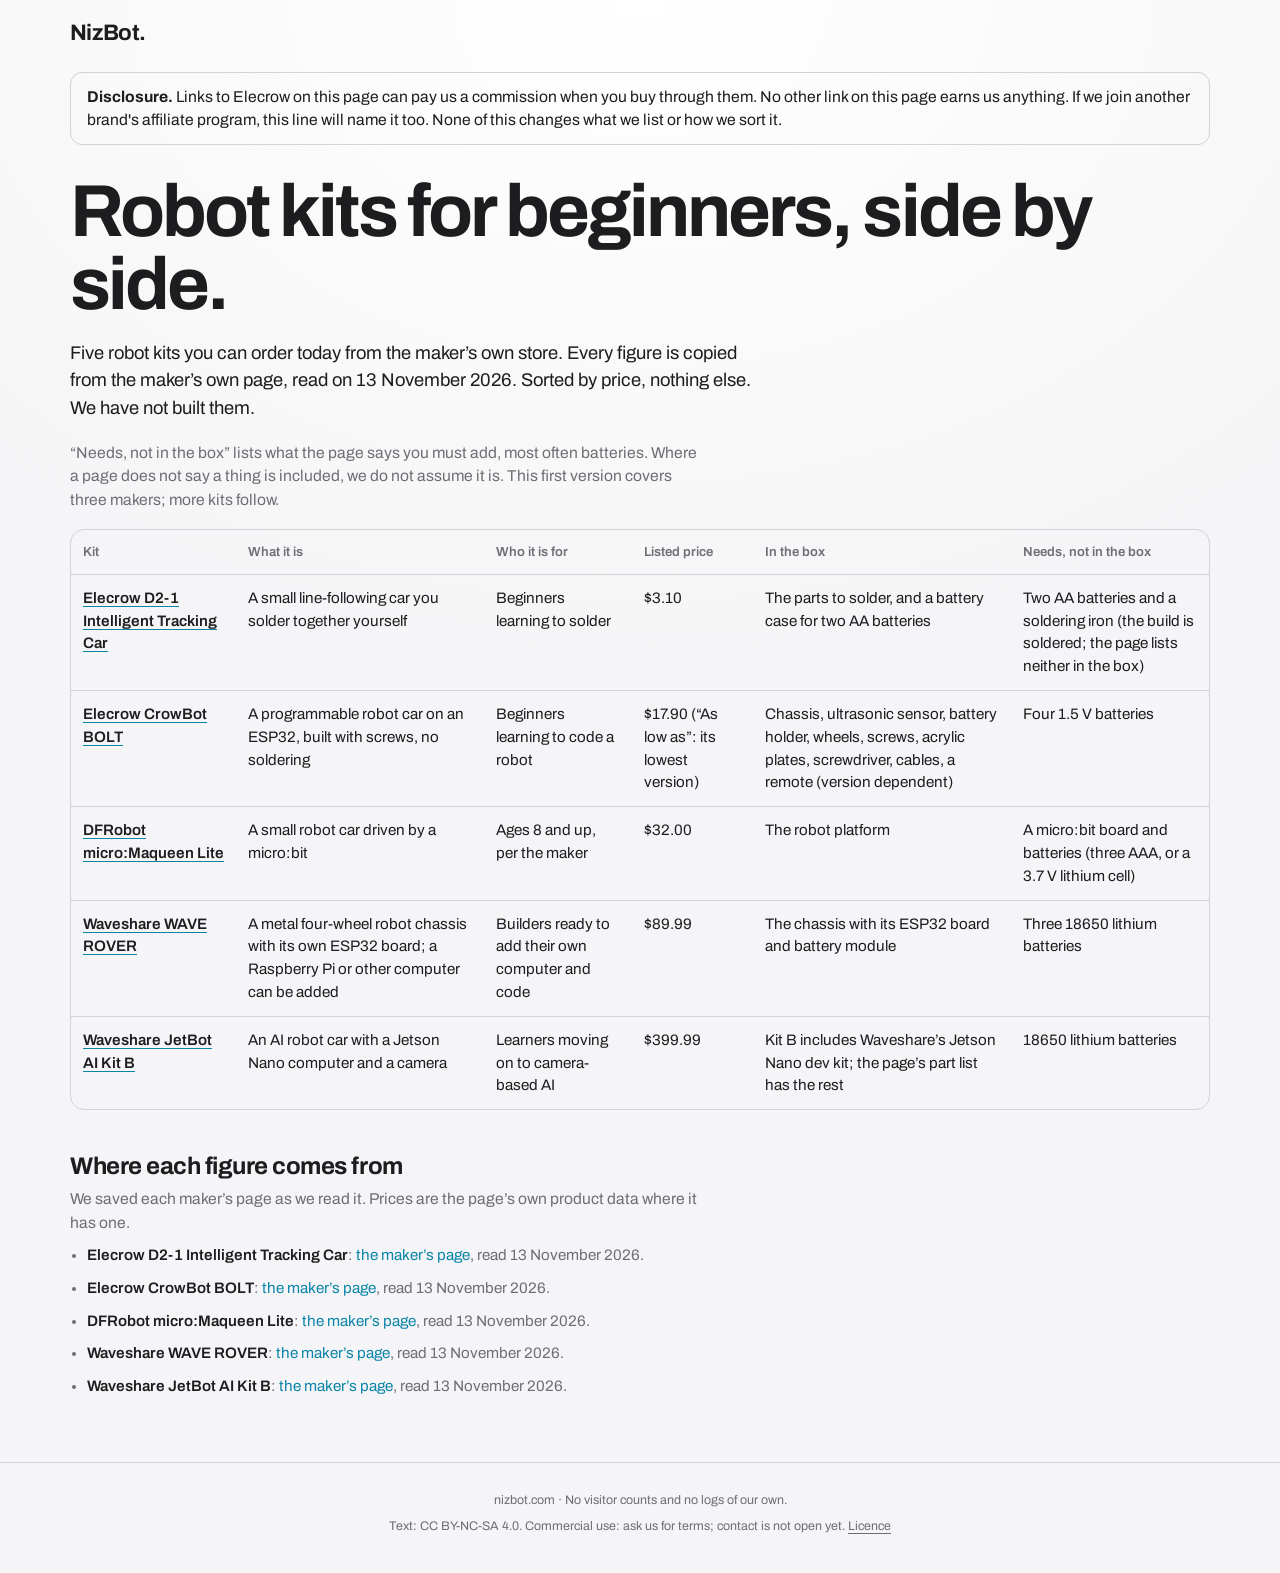
<file: kits.html>
<!doctype html>
<html lang="en">
<head>
<meta charset="utf-8">
<meta name="viewport" content="width=device-width,initial-scale=1,viewport-fit=cover">
<title>Robot kits for beginners, side by side &middot; NizBot</title>
<meta name="description" content="Robot kits a beginner can buy: what each is, who it is for, the price, what is in the box and what it needs, from each maker&#x27;s own page.">
<meta property="og:type" content="website">
<meta property="og:site_name" content="NizBot">
<meta property="og:title" content="Robot kits for beginners, side by side &middot; NizBot">
<meta property="og:description" content="Robot kits a beginner can buy: what each is, who it is for, the price, what is in the box and what it needs, from each maker&#x27;s own page.">
<meta property="og:url" content="https://nizbot.com/kits.html">
<meta property="og:image" content="https://nizbot.com/share/nizbot.png">
<meta property="og:image:type" content="image/png">
<meta property="og:image:width" content="1200">
<meta property="og:image:height" content="630">
<meta property="og:image:alt" content="NizBot. A drawn robot with a glowing visor, on black.">
<meta name="twitter:card" content="summary_large_image">
<meta name="twitter:title" content="Robot kits for beginners, side by side &middot; NizBot">
<meta name="twitter:description" content="Robot kits a beginner can buy: what each is, who it is for, the price, what is in the box and what it needs, from each maker&#x27;s own page.">
<meta name="twitter:image" content="https://nizbot.com/share/nizbot.png">
<meta name="twitter:image:alt" content="NizBot. A drawn robot with a glowing visor, on black.">
<link rel="stylesheet" href="/fonts/fonts.css">
<link rel="stylesheet" href="/site.css">
<link rel="stylesheet" href="/guide.css">
</head>
<body>
<header class="ghead"><a class="home" href="/">NizBot.</a></header>
<main class="guide">
  <p class="disclosure"><b>Disclosure.</b> Links to Elecrow on this page can pay us a commission when you buy through them. No other link on this page earns us anything. If we join another brand's affiliate program, this line will name it too. None of this changes what we list or how we sort it.</p>
  <h1>Robot kits for beginners, side by side.</h1>
  <p class="lede">Five robot kits you can order today from the maker&rsquo;s own store. Every figure is copied from the maker&rsquo;s own page, read on 13 November 2026. Sorted by price, nothing else. We have not built them.</p>
  <p class="note">&ldquo;Needs, not in the box&rdquo; lists what the page says you must add, most often batteries. Where a page does not say a thing is included, we do not assume it is. This first version covers three makers; more kits follow.</p>
  <div class="tablewrap"><table>
    <thead><tr><th scope="col">Kit</th><th scope="col">What it is</th><th scope="col">Who it is for</th><th scope="col">Listed price</th><th scope="col">In the box</th><th scope="col">Needs, not in the box</th></tr></thead>
    <tbody>
      <tr id="elecrow-d2-1"><th scope="row"><a href="https://www.awin1.com/cread.php?awinmid=82721&amp;awinaffid=3155075&amp;ued=https%3A%2F%2Fwww.elecrow.com%2Fd2-1-intelligent-tracking-car.html" rel="sponsored nofollow">Elecrow D2-1 Intelligent Tracking Car</a></th><td data-col="What it is">A small line-following car you solder together yourself</td><td data-col="Who it is for">Beginners learning to solder</td><td data-col="Listed price">$3.10</td><td data-col="In the box">The parts to solder, and a battery case for two AA batteries</td><td data-col="Needs, not in the box">Two AA batteries and a soldering iron (the build is soldered; the page lists neither in the box)</td></tr>
      <tr id="elecrow-crowbot-bolt"><th scope="row"><a href="https://www.awin1.com/cread.php?awinmid=82721&amp;awinaffid=3155075&amp;ued=https%3A%2F%2Fwww.elecrow.com%2Fcrowbot-bolt-programmable-smart-robot-car-steam-robot-kit.html" rel="sponsored nofollow">Elecrow CrowBot BOLT</a></th><td data-col="What it is">A programmable robot car on an ESP32, built with screws, no soldering</td><td data-col="Who it is for">Beginners learning to code a robot</td><td data-col="Listed price">$17.90 (“As low as”: its lowest version)</td><td data-col="In the box">Chassis, ultrasonic sensor, battery holder, wheels, screws, acrylic plates, screwdriver, cables, a remote (version dependent)</td><td data-col="Needs, not in the box">Four 1.5 V batteries</td></tr>
      <tr id="dfrobot-maqueen-lite"><th scope="row"><a href="https://www.dfrobot.com/product-1783.html">DFRobot micro:Maqueen Lite</a></th><td data-col="What it is">A small robot car driven by a micro:bit</td><td data-col="Who it is for">Ages 8 and up, per the maker</td><td data-col="Listed price">$32.00</td><td data-col="In the box">The robot platform</td><td data-col="Needs, not in the box">A micro:bit board and batteries (three AAA, or a 3.7 V lithium cell)</td></tr>
      <tr id="waveshare-wave-rover"><th scope="row"><a href="https://www.waveshare.com/wave-rover.htm">Waveshare WAVE ROVER</a></th><td data-col="What it is">A metal four-wheel robot chassis with its own ESP32 board; a Raspberry Pi or other computer can be added</td><td data-col="Who it is for">Builders ready to add their own computer and code</td><td data-col="Listed price">$89.99</td><td data-col="In the box">The chassis with its ESP32 board and battery module</td><td data-col="Needs, not in the box">Three 18650 lithium batteries</td></tr>
      <tr id="waveshare-jetbot-b"><th scope="row"><a href="https://www.waveshare.com/jetbot-ai-kit.htm">Waveshare JetBot AI Kit B</a></th><td data-col="What it is">An AI robot car with a Jetson Nano computer and a camera</td><td data-col="Who it is for">Learners moving on to camera-based AI</td><td data-col="Listed price">$399.99</td><td data-col="In the box">Kit B includes Waveshare’s Jetson Nano dev kit; the page’s part list has the rest</td><td data-col="Needs, not in the box">18650 lithium batteries</td></tr>
    </tbody>
  </table></div>
  <section class="sources" aria-labelledby="h-src">
    <h2 id="h-src">Where each figure comes from</h2>
    <p class="note">We saved each maker&rsquo;s page as we read it. Prices are the page&rsquo;s own product data where it has one.</p>
    <ul>
      <li id="src-elecrow-d2-1"><b>Elecrow D2-1 Intelligent Tracking Car</b>: <a href="https://www.awin1.com/cread.php?awinmid=82721&amp;awinaffid=3155075&amp;ued=https%3A%2F%2Fwww.elecrow.com%2Fd2-1-intelligent-tracking-car.html" rel="sponsored nofollow">the maker&rsquo;s page</a>, read 13 November 2026.</li>
      <li id="src-elecrow-crowbot-bolt"><b>Elecrow CrowBot BOLT</b>: <a href="https://www.awin1.com/cread.php?awinmid=82721&amp;awinaffid=3155075&amp;ued=https%3A%2F%2Fwww.elecrow.com%2Fcrowbot-bolt-programmable-smart-robot-car-steam-robot-kit.html" rel="sponsored nofollow">the maker&rsquo;s page</a>, read 13 November 2026.</li>
      <li id="src-dfrobot-maqueen-lite"><b>DFRobot micro:Maqueen Lite</b>: <a href="https://www.dfrobot.com/product-1783.html">the maker&rsquo;s page</a>, read 13 November 2026.</li>
      <li id="src-waveshare-wave-rover"><b>Waveshare WAVE ROVER</b>: <a href="https://www.waveshare.com/wave-rover.htm">the maker&rsquo;s page</a>, read 13 November 2026.</li>
      <li id="src-waveshare-jetbot-b"><b>Waveshare JetBot AI Kit B</b>: <a href="https://www.waveshare.com/jetbot-ai-kit.htm">the maker&rsquo;s page</a>, read 13 November 2026.</li>
    </ul>
  </section>
</main>
<footer class="foot"><span>nizbot.com &middot; No visitor counts and no logs of our own.</span><span>Text: CC BY-NC-SA 4.0. Commercial use: ask us for terms; contact is not open yet. <a href="/LICENSE">Licence</a></span></footer>
</body>
</html>
</file>
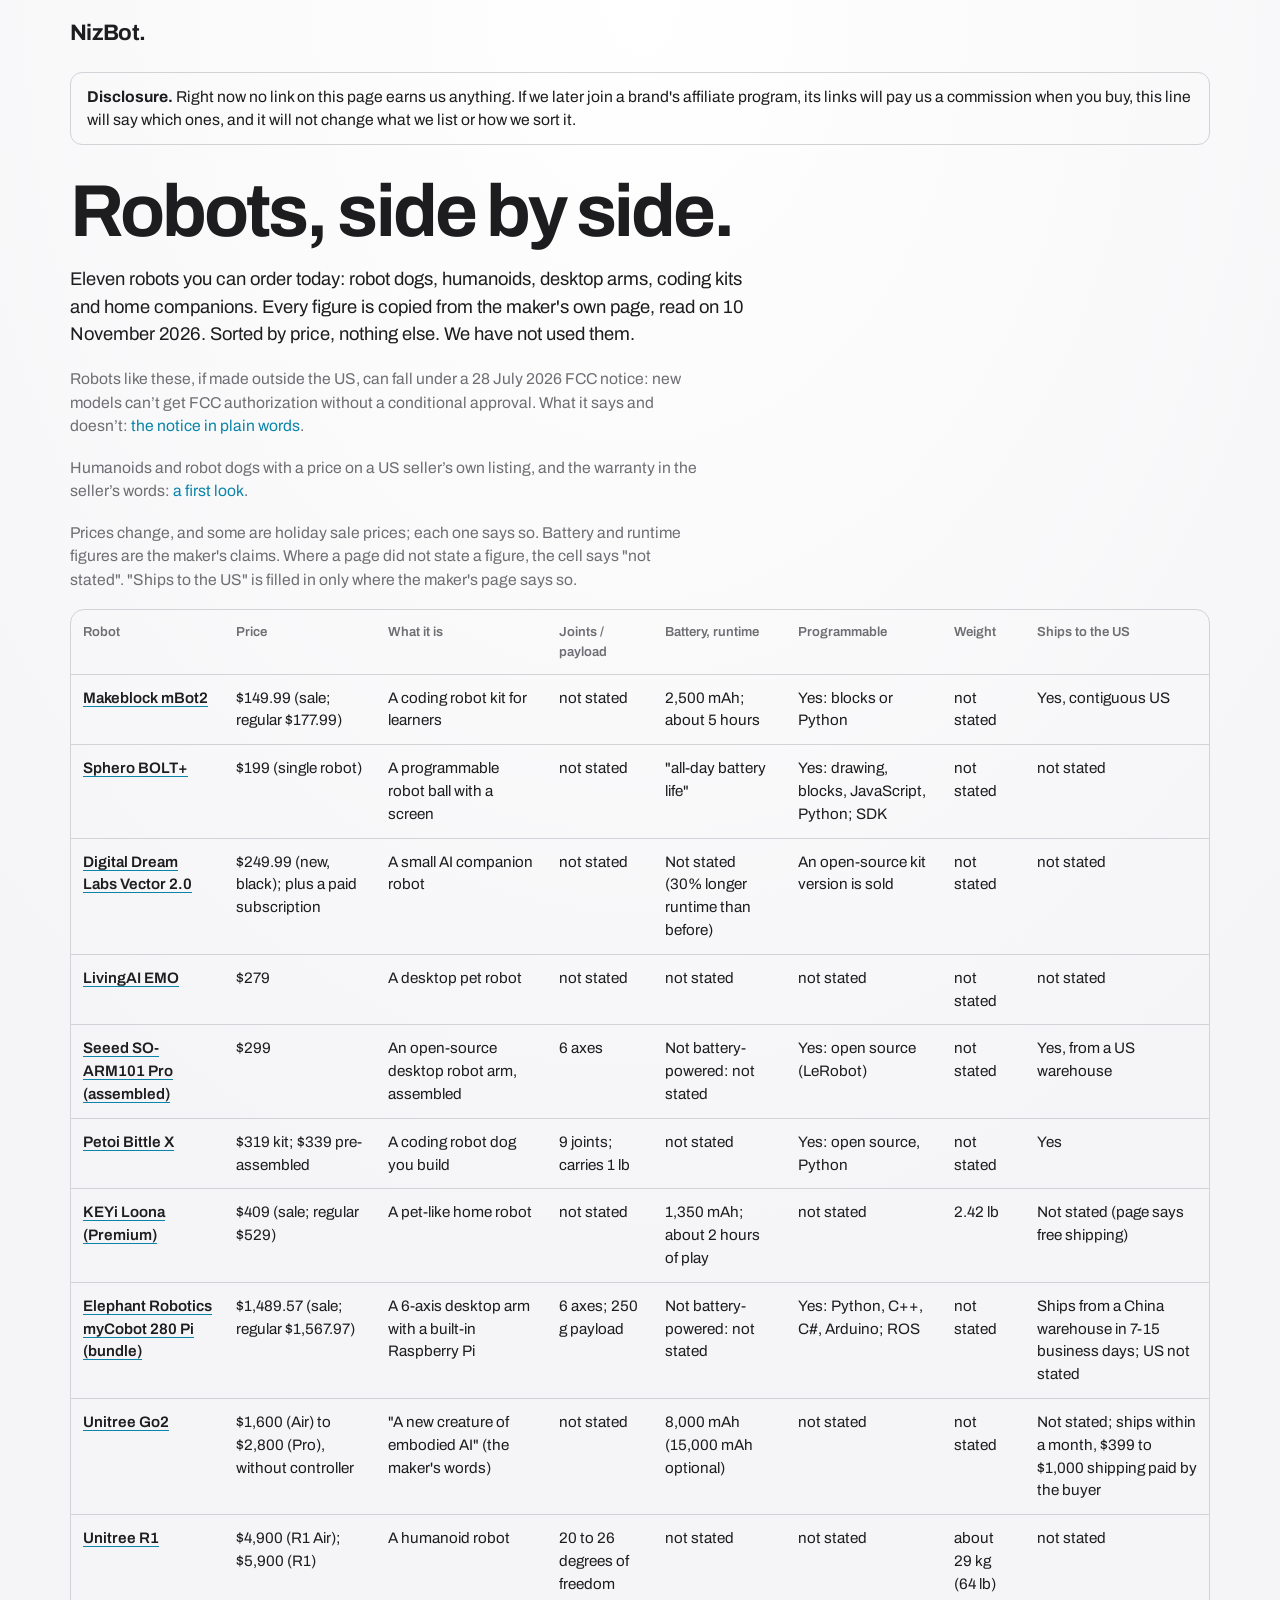
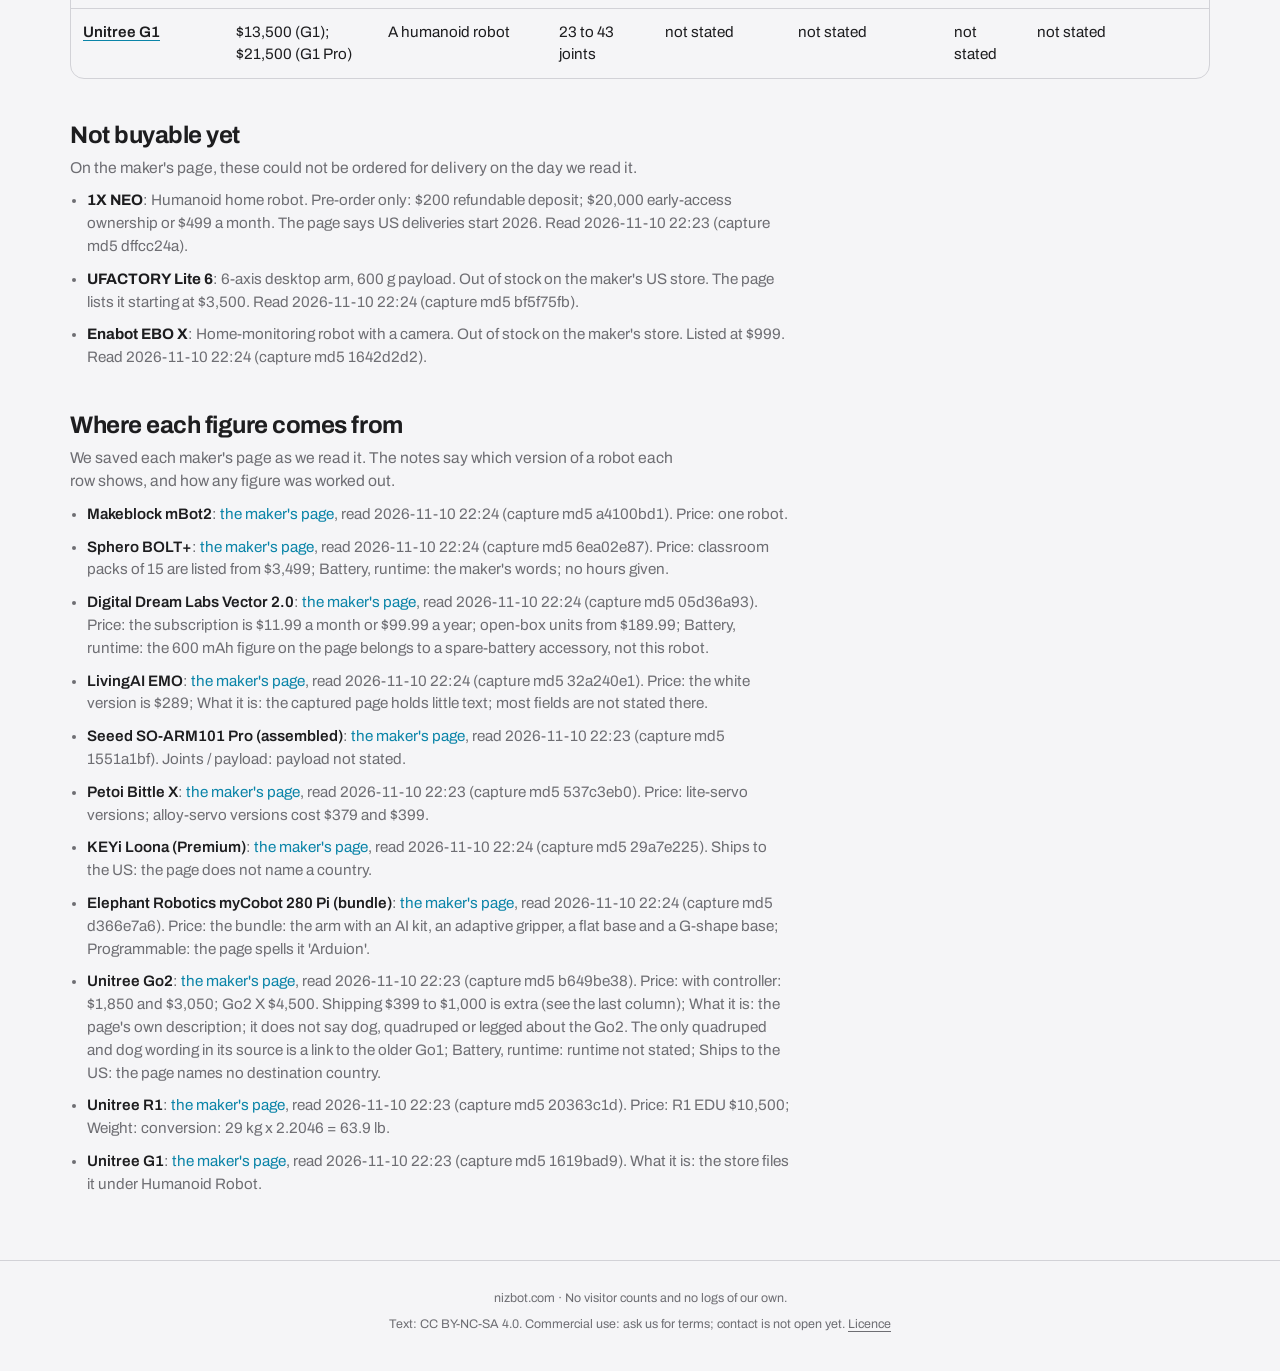
<file: robots.html>
<!doctype html>
<html lang="en">
<head>
<meta charset="utf-8">
<meta name="viewport" content="width=device-width,initial-scale=1,viewport-fit=cover">
<title>Robots, side by side · NizBot</title>
<meta name="description" content="Robots you can buy today, side by side: every figure from the maker's own page, with the date read. No rankings.">
<meta property="og:type" content="website">
<meta property="og:site_name" content="NizBot">
<meta property="og:title" content="Robots, side by side · NizBot">
<meta property="og:description" content="Robots you can buy today, side by side: every figure from the maker&#x27;s own page, with the date read. No rankings.">
<meta property="og:url" content="https://nizbot.com/robots.html">
<meta property="og:image" content="https://nizbot.com/share/robots.png">
<meta property="og:image:type" content="image/png">
<meta property="og:image:width" content="1200">
<meta property="og:image:height" content="630">
<meta property="og:image:alt" content="Robots, side by side, from each maker&#x27;s own page. A drawn robot with a glowing visor, on black.">
<meta name="twitter:card" content="summary_large_image">
<meta name="twitter:title" content="Robots, side by side · NizBot">
<meta name="twitter:description" content="Robots you can buy today, side by side: every figure from the maker&#x27;s own page, with the date read. No rankings.">
<meta name="twitter:image" content="https://nizbot.com/share/robots.png">
<meta name="twitter:image:alt" content="Robots, side by side, from each maker&#x27;s own page. A drawn robot with a glowing visor, on black.">
<link rel="stylesheet" href="/fonts/fonts.css">
<link rel="stylesheet" href="/site.css">
<link rel="stylesheet" href="/guide.css">
</head>
<body>
<header class="ghead"><a class="home" href="/">NizBot.</a></header>
<main class="guide">
  <p class="disclosure"><b>Disclosure.</b> Right now no link on this page earns us anything. If we later join a brand's affiliate program, its links will pay us a commission when you buy, this line will say which ones, and it will not change what we list or how we sort it.</p>
  <h1>Robots, side by side.</h1>
  <p class="lede">Eleven robots you can order today: robot dogs, humanoids, desktop arms, coding kits and home companions. Every figure is copied from the maker's own page, read on 10 November 2026. Sorted by price, nothing else. We have not used them.</p>
  <p class="note">Robots like these, if made outside the US, can fall under a 28 July 2026 FCC notice: new models can&rsquo;t get FCC authorization without a conditional approval. What it says and doesn&rsquo;t: <a href="/fcc.html">the notice in plain words</a>.</p>
  <p class="note">Humanoids and robot dogs with a price on a US seller&rsquo;s own listing, and the warranty in the seller&rsquo;s words: <a href="/humanoids.html">a first look</a>.</p>
  <p class="note">Prices change, and some are holiday sale prices; each one says so. Battery and runtime figures are the maker's claims. Where a page did not state a figure, the cell says "not stated". "Ships to the US" is filled in only where the maker's page says so.</p>
  <div class="tablewrap"><table>
    <thead><tr><th scope="col">Robot</th><th scope="col">Price</th><th scope="col">What it is</th><th scope="col">Joints / payload</th><th scope="col">Battery, runtime</th><th scope="col">Programmable</th><th scope="col">Weight</th><th scope="col">Ships to the US</th></tr></thead>
    <tbody>
      <tr id="makeblock-mbot2"><th scope="row"><a href="https://www.makeblock.com/products/buy-mbot2">Makeblock mBot2</a></th><td data-col="Price">$149.99 (sale; regular $177.99)</td><td data-col="What it is">A coding robot kit for learners</td><td data-col="Joints / payload">not stated</td><td data-col="Battery, runtime">2,500 mAh; about 5 hours</td><td data-col="Programmable">Yes: blocks or Python</td><td data-col="Weight">not stated</td><td data-col="Ships to the US">Yes, contiguous US</td></tr>
      <tr id="sphero-bolt-plus"><th scope="row"><a href="https://sphero.com/products/sphero-bolt-plus">Sphero BOLT+</a></th><td data-col="Price">$199 (single robot)</td><td data-col="What it is">A programmable robot ball with a screen</td><td data-col="Joints / payload">not stated</td><td data-col="Battery, runtime">&quot;all-day battery life&quot;</td><td data-col="Programmable">Yes: drawing, blocks, JavaScript, Python; SDK</td><td data-col="Weight">not stated</td><td data-col="Ships to the US">not stated</td></tr>
      <tr id="ddl-vector"><th scope="row"><a href="https://anki.bot/products/vector-robot">Digital Dream Labs Vector 2.0</a></th><td data-col="Price">$249.99 (new, black); plus a paid subscription</td><td data-col="What it is">A small AI companion robot</td><td data-col="Joints / payload">not stated</td><td data-col="Battery, runtime">Not stated (30% longer runtime than before)</td><td data-col="Programmable">An open-source kit version is sold</td><td data-col="Weight">not stated</td><td data-col="Ships to the US">not stated</td></tr>
      <tr id="livingai-emo"><th scope="row"><a href="https://living.ai/product/emo/">LivingAI EMO</a></th><td data-col="Price">$279</td><td data-col="What it is">A desktop pet robot</td><td data-col="Joints / payload">not stated</td><td data-col="Battery, runtime">not stated</td><td data-col="Programmable">not stated</td><td data-col="Weight">not stated</td><td data-col="Ships to the US">not stated</td></tr>
      <tr id="seeed-so101"><th scope="row"><a href="https://www.seeedstudio.com/SO-101-Assembled-Kit-Pro-p-6691.html?__vid=A_261105">Seeed SO-ARM101 Pro (assembled)</a></th><td data-col="Price">$299</td><td data-col="What it is">An open-source desktop robot arm, assembled</td><td data-col="Joints / payload">6 axes</td><td data-col="Battery, runtime">Not battery-powered: not stated</td><td data-col="Programmable">Yes: open source (LeRobot)</td><td data-col="Weight">not stated</td><td data-col="Ships to the US">Yes, from a US warehouse</td></tr>
      <tr id="petoi-bittle-x"><th scope="row"><a href="https://www.petoi.com/products/petoi-robot-dog-bittle-x-voice-controlled">Petoi Bittle X</a></th><td data-col="Price">$319 kit; $339 pre-assembled</td><td data-col="What it is">A coding robot dog you build</td><td data-col="Joints / payload">9 joints; carries 1 lb</td><td data-col="Battery, runtime">not stated</td><td data-col="Programmable">Yes: open source, Python</td><td data-col="Weight">not stated</td><td data-col="Ships to the US">Yes</td></tr>
      <tr id="keyi-loona"><th scope="row"><a href="https://keyirobot.com/products/petbot">KEYi Loona (Premium)</a></th><td data-col="Price">$409 (sale; regular $529)</td><td data-col="What it is">A pet-like home robot</td><td data-col="Joints / payload">not stated</td><td data-col="Battery, runtime">1,350 mAh; about 2 hours of play</td><td data-col="Programmable">not stated</td><td data-col="Weight">2.42 lb</td><td data-col="Ships to the US">Not stated (page says free shipping)</td></tr>
      <tr id="mycobot-280-pi"><th scope="row"><a href="https://shop.elephantrobotics.com/products/holiday-mycobot-pi-raspberry-pi-powered-6-dof-collaborative-robot">Elephant Robotics myCobot 280 Pi (bundle)</a></th><td data-col="Price">$1,489.57 (sale; regular $1,567.97)</td><td data-col="What it is">A 6-axis desktop arm with a built-in Raspberry Pi</td><td data-col="Joints / payload">6 axes; 250 g payload</td><td data-col="Battery, runtime">Not battery-powered: not stated</td><td data-col="Programmable">Yes: Python, C++, C#, Arduino; ROS</td><td data-col="Weight">not stated</td><td data-col="Ships to the US">Ships from a China warehouse in 7-15 business days; US not stated</td></tr>
      <tr id="unitree-go2"><th scope="row"><a href="https://shop.unitree.com/products/unitree-go2">Unitree Go2</a></th><td data-col="Price">$1,600 (Air) to $2,800 (Pro), without controller</td><td data-col="What it is">&quot;A new creature of embodied AI&quot; (the maker&#x27;s words)</td><td data-col="Joints / payload">not stated</td><td data-col="Battery, runtime">8,000 mAh (15,000 mAh optional)</td><td data-col="Programmable">not stated</td><td data-col="Weight">not stated</td><td data-col="Ships to the US">Not stated; ships within a month, $399 to $1,000 shipping paid by the buyer</td></tr>
      <tr id="unitree-r1"><th scope="row"><a href="https://shop.unitree.com/products/unitree-r1">Unitree R1</a></th><td data-col="Price">$4,900 (R1 Air); $5,900 (R1)</td><td data-col="What it is">A humanoid robot</td><td data-col="Joints / payload">20 to 26 degrees of freedom</td><td data-col="Battery, runtime">not stated</td><td data-col="Programmable">not stated</td><td data-col="Weight">about 29 kg (64 lb)</td><td data-col="Ships to the US">not stated</td></tr>
      <tr id="unitree-g1"><th scope="row"><a href="https://shop.unitree.com/products/unitree-g1">Unitree G1</a></th><td data-col="Price">$13,500 (G1); $21,500 (G1 Pro)</td><td data-col="What it is">A humanoid robot</td><td data-col="Joints / payload">23 to 43 joints</td><td data-col="Battery, runtime">not stated</td><td data-col="Programmable">not stated</td><td data-col="Weight">not stated</td><td data-col="Ships to the US">not stated</td></tr>
    </tbody>
  </table></div>
  <section class="notyet" aria-labelledby="h-notyet">
    <h2 id="h-notyet">Not buyable yet</h2>
    <p class="note">On the maker's page, these could not be ordered for delivery on the day we read it.</p>
    <ul>
      <li id="onex-neo"><b><a href="https://www.1x.tech/order">1X NEO</a></b>: Humanoid home robot. Pre-order only: $200 refundable deposit; $20,000 early-access ownership or $499 a month. The page says US deliveries start 2026. Read 2026-11-10 22:23 (capture md5 dffcc24a).</li>
      <li id="ufactory-lite6"><b><a href="https://www.ufactory.us/product/lite-6">UFACTORY Lite 6</a></b>: 6-axis desktop arm, 600 g payload. Out of stock on the maker&#x27;s US store. The page lists it starting at $3,500. Read 2026-11-10 22:24 (capture md5 bf5f75fb).</li>
      <li id="enabot-ebo-x"><b><a href="https://store.enabot.com/products/ebo-x-familybot">Enabot EBO X</a></b>: Home-monitoring robot with a camera. Out of stock on the maker&#x27;s store. Listed at $999. Read 2026-11-10 22:24 (capture md5 1642d2d2).</li>
    </ul>
  </section>
  <section class="sources" aria-labelledby="h-src">
    <h2 id="h-src">Where each figure comes from</h2>
    <p class="note">We saved each maker's page as we read it. The notes say which version of a robot each row shows, and how any figure was worked out.</p>
    <ul>
      <li id="src-makeblock-mbot2"><b>Makeblock mBot2</b>: <a href="https://www.makeblock.com/products/buy-mbot2">the maker's page</a>, read 2026-11-10 22:24 (capture md5 a4100bd1). Price: one robot.</li>
      <li id="src-sphero-bolt-plus"><b>Sphero BOLT+</b>: <a href="https://sphero.com/products/sphero-bolt-plus">the maker's page</a>, read 2026-11-10 22:24 (capture md5 6ea02e87). Price: classroom packs of 15 are listed from $3,499; Battery, runtime: the maker&#x27;s words; no hours given.</li>
      <li id="src-ddl-vector"><b>Digital Dream Labs Vector 2.0</b>: <a href="https://anki.bot/products/vector-robot">the maker's page</a>, read 2026-11-10 22:24 (capture md5 05d36a93). Price: the subscription is $11.99 a month or $99.99 a year; open-box units from $189.99; Battery, runtime: the 600 mAh figure on the page belongs to a spare-battery accessory, not this robot.</li>
      <li id="src-livingai-emo"><b>LivingAI EMO</b>: <a href="https://living.ai/product/emo/">the maker's page</a>, read 2026-11-10 22:24 (capture md5 32a240e1). Price: the white version is $289; What it is: the captured page holds little text; most fields are not stated there.</li>
      <li id="src-seeed-so101"><b>Seeed SO-ARM101 Pro (assembled)</b>: <a href="https://www.seeedstudio.com/SO-101-Assembled-Kit-Pro-p-6691.html?__vid=A_261105">the maker's page</a>, read 2026-11-10 22:23 (capture md5 1551a1bf). Joints / payload: payload not stated.</li>
      <li id="src-petoi-bittle-x"><b>Petoi Bittle X</b>: <a href="https://www.petoi.com/products/petoi-robot-dog-bittle-x-voice-controlled">the maker's page</a>, read 2026-11-10 22:23 (capture md5 537c3eb0). Price: lite-servo versions; alloy-servo versions cost $379 and $399.</li>
      <li id="src-keyi-loona"><b>KEYi Loona (Premium)</b>: <a href="https://keyirobot.com/products/petbot">the maker's page</a>, read 2026-11-10 22:24 (capture md5 29a7e225). Ships to the US: the page does not name a country.</li>
      <li id="src-mycobot-280-pi"><b>Elephant Robotics myCobot 280 Pi (bundle)</b>: <a href="https://shop.elephantrobotics.com/products/holiday-mycobot-pi-raspberry-pi-powered-6-dof-collaborative-robot">the maker's page</a>, read 2026-11-10 22:24 (capture md5 d366e7a6). Price: the bundle: the arm with an AI kit, an adaptive gripper, a flat base and a G-shape base; Programmable: the page spells it &#x27;Arduion&#x27;.</li>
      <li id="src-unitree-go2"><b>Unitree Go2</b>: <a href="https://shop.unitree.com/products/unitree-go2">the maker's page</a>, read 2026-11-10 22:23 (capture md5 b649be38). Price: with controller: $1,850 and $3,050; Go2 X $4,500. Shipping $399 to $1,000 is extra (see the last column); What it is: the page&#x27;s own description; it does not say dog, quadruped or legged about the Go2. The only quadruped and dog wording in its source is a link to the older Go1; Battery, runtime: runtime not stated; Ships to the US: the page names no destination country.</li>
      <li id="src-unitree-r1"><b>Unitree R1</b>: <a href="https://shop.unitree.com/products/unitree-r1">the maker's page</a>, read 2026-11-10 22:23 (capture md5 20363c1d). Price: R1 EDU $10,500; Weight: conversion: 29 kg x 2.2046 = 63.9 lb.</li>
      <li id="src-unitree-g1"><b>Unitree G1</b>: <a href="https://shop.unitree.com/products/unitree-g1">the maker's page</a>, read 2026-11-10 22:23 (capture md5 1619bad9). What it is: the store files it under Humanoid Robot.</li>
    </ul>
  </section>
</main>
<footer class="foot"><span>nizbot.com &middot; No visitor counts and no logs of our own.</span><span>Text: CC BY-NC-SA 4.0. Commercial use: ask us for terms; contact is not open yet. <a href="/LICENSE">Licence</a></span></footer>
</body>
</html>
</file>
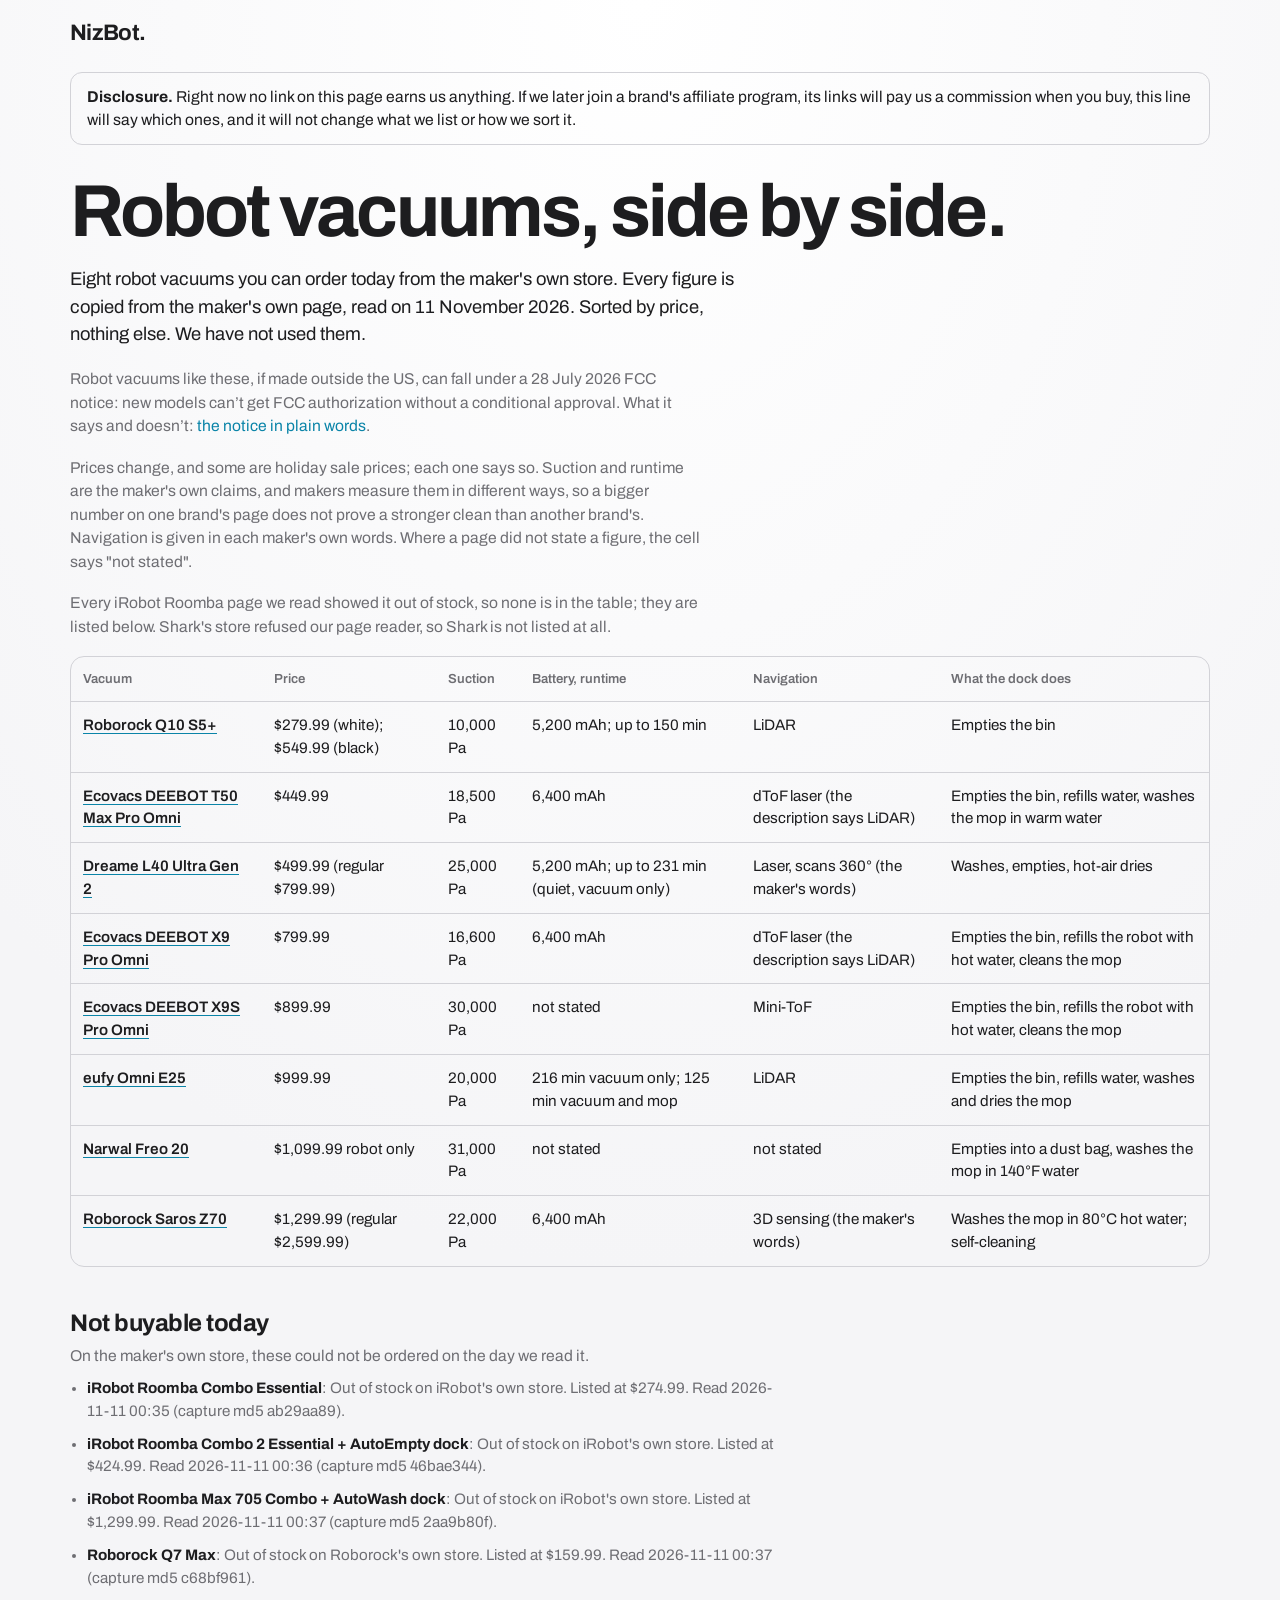
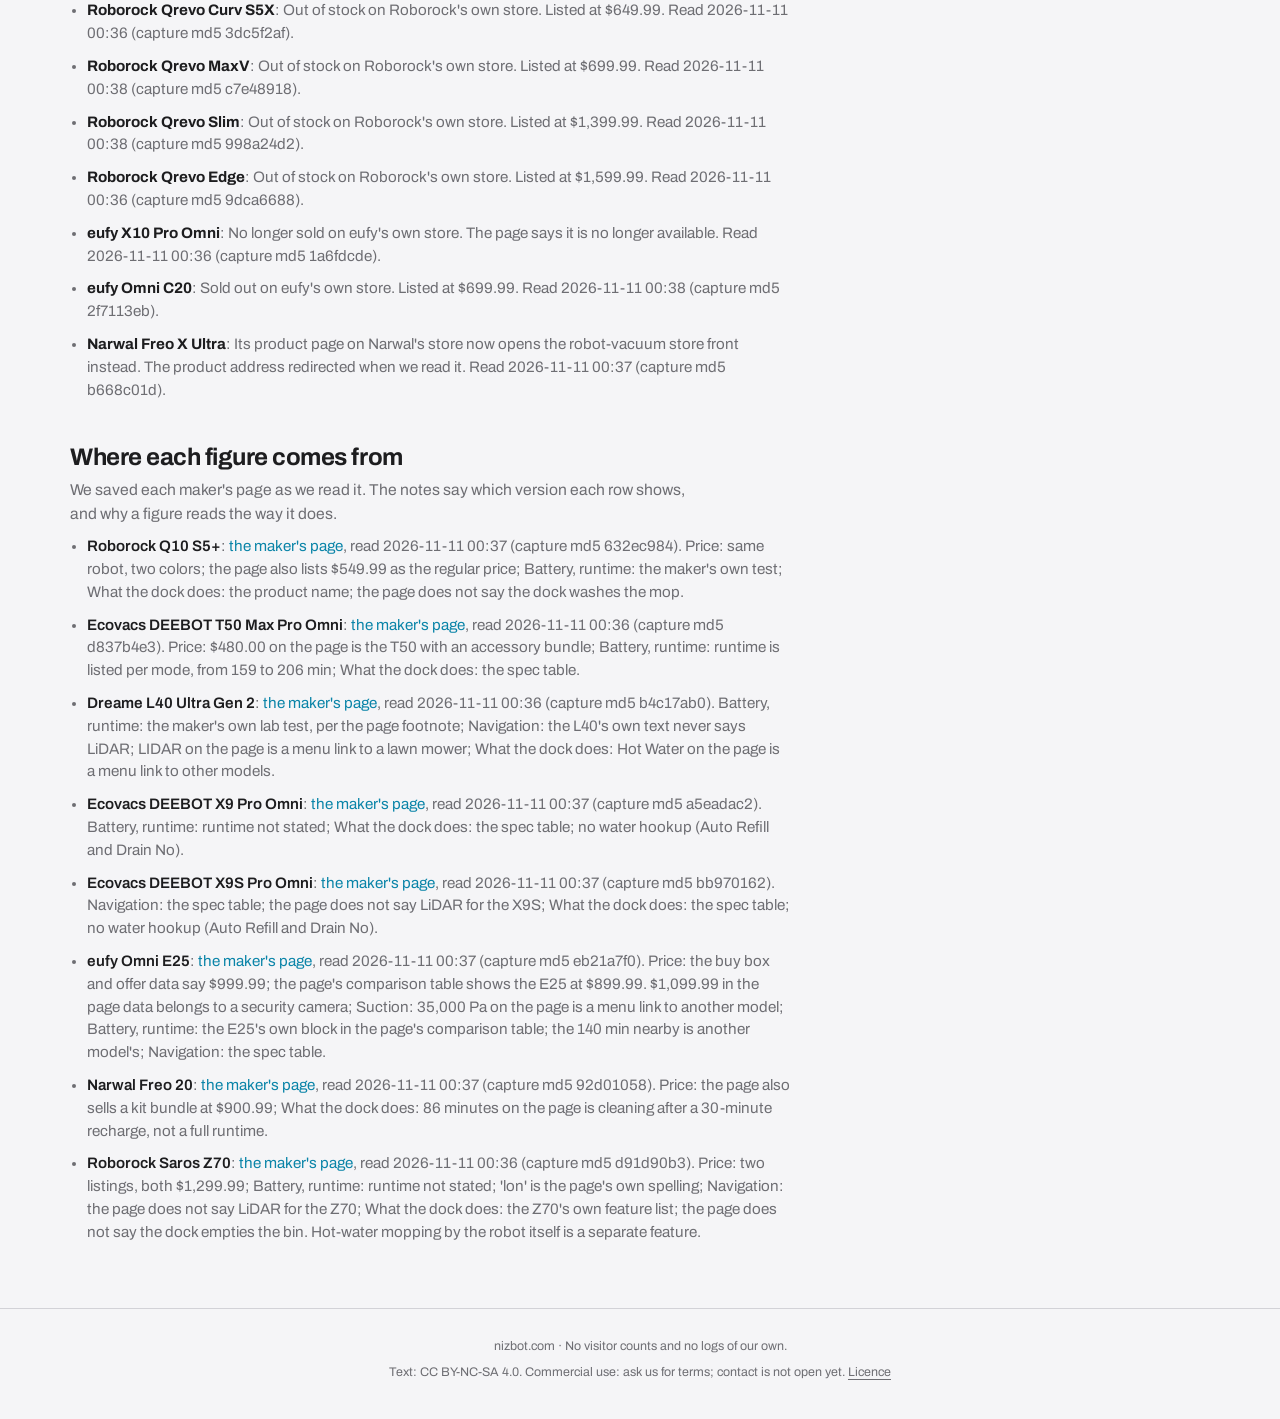
<file: vacuums.html>
<!doctype html>
<html lang="en">
<head>
<meta charset="utf-8">
<meta name="viewport" content="width=device-width,initial-scale=1,viewport-fit=cover">
<title>Robot vacuums, side by side · NizBot</title>
<meta name="description" content="Robot vacuums you can buy today, side by side: every figure from the maker's own page, with the date read. No rankings.">
<meta property="og:type" content="website">
<meta property="og:site_name" content="NizBot">
<meta property="og:title" content="Robot vacuums, side by side · NizBot">
<meta property="og:description" content="Robot vacuums you can buy today, side by side: every figure from the maker&#x27;s own page, with the date read. No rankings.">
<meta property="og:url" content="https://nizbot.com/vacuums.html">
<meta property="og:image" content="https://nizbot.com/share/vacuums.png">
<meta property="og:image:type" content="image/png">
<meta property="og:image:width" content="1200">
<meta property="og:image:height" content="630">
<meta property="og:image:alt" content="Robot vacuums, side by side, from each maker&#x27;s own page. A drawn robot with a glowing visor, on black.">
<meta name="twitter:card" content="summary_large_image">
<meta name="twitter:title" content="Robot vacuums, side by side · NizBot">
<meta name="twitter:description" content="Robot vacuums you can buy today, side by side: every figure from the maker&#x27;s own page, with the date read. No rankings.">
<meta name="twitter:image" content="https://nizbot.com/share/vacuums.png">
<meta name="twitter:image:alt" content="Robot vacuums, side by side, from each maker&#x27;s own page. A drawn robot with a glowing visor, on black.">
<link rel="stylesheet" href="/fonts/fonts.css">
<link rel="stylesheet" href="/site.css">
<link rel="stylesheet" href="/guide.css">
</head>
<body>
<header class="ghead"><a class="home" href="/">NizBot.</a></header>
<main class="guide">
  <p class="disclosure"><b>Disclosure.</b> Right now no link on this page earns us anything. If we later join a brand's affiliate program, its links will pay us a commission when you buy, this line will say which ones, and it will not change what we list or how we sort it.</p>
  <h1>Robot vacuums, side by side.</h1>
  <p class="lede">Eight robot vacuums you can order today from the maker's own store. Every figure is copied from the maker's own page, read on 11 November 2026. Sorted by price, nothing else. We have not used them.</p>
  <p class="note">Robot vacuums like these, if made outside the US, can fall under a 28 July 2026 FCC notice: new models can&rsquo;t get FCC authorization without a conditional approval. What it says and doesn&rsquo;t: <a href="/fcc.html">the notice in plain words</a>.</p>
  <p class="note">Prices change, and some are holiday sale prices; each one says so. Suction and runtime are the maker's own claims, and makers measure them in different ways, so a bigger number on one brand's page does not prove a stronger clean than another brand's. Navigation is given in each maker's own words. Where a page did not state a figure, the cell says "not stated".</p>
  <p class="note">Every iRobot Roomba page we read showed it out of stock, so none is in the table; they are listed below. Shark's store refused our page reader, so Shark is not listed at all.</p>
  <div class="tablewrap"><table>
    <thead><tr><th scope="col">Vacuum</th><th scope="col">Price</th><th scope="col">Suction</th><th scope="col">Battery, runtime</th><th scope="col">Navigation</th><th scope="col">What the dock does</th></tr></thead>
    <tbody>
      <tr id="roborock-q10-s5-plus"><th scope="row"><a href="https://us.roborock.com/products/roborock-q10-s5-plus">Roborock Q10 S5+</a></th><td data-col="Price">$279.99 (white); $549.99 (black)</td><td data-col="Suction">10,000 Pa</td><td data-col="Battery, runtime">5,200 mAh; up to 150 min</td><td data-col="Navigation">LiDAR</td><td data-col="What the dock does">Empties the bin</td></tr>
      <tr id="ecovacs-t50-max-pro-omni"><th scope="row"><a href="https://www.ecovacs.com/us/shop/deebot-robotic-vacuum-cleaner/deebot-t50-max-pro-omni">Ecovacs DEEBOT T50 Max Pro Omni</a></th><td data-col="Price">$449.99</td><td data-col="Suction">18,500 Pa</td><td data-col="Battery, runtime">6,400 mAh</td><td data-col="Navigation">dToF laser (the description says LiDAR)</td><td data-col="What the dock does">Empties the bin, refills water, washes the mop in warm water</td></tr>
      <tr id="dreame-l40-ultra-gen2"><th scope="row"><a href="https://www.dreametech.com/products/l40-ultra-gen2-robot-vacuum">Dreame L40 Ultra Gen 2</a></th><td data-col="Price">$499.99 (regular $799.99)</td><td data-col="Suction">25,000 Pa</td><td data-col="Battery, runtime">5,200 mAh; up to 231 min (quiet, vacuum only)</td><td data-col="Navigation">Laser, scans 360° (the maker&#x27;s words)</td><td data-col="What the dock does">Washes, empties, hot-air dries</td></tr>
      <tr id="ecovacs-x9-pro-omni"><th scope="row"><a href="https://www.ecovacs.com/us/shop/deebot-robotic-vacuum-cleaner/deebot-x9-pro-omni">Ecovacs DEEBOT X9 Pro Omni</a></th><td data-col="Price">$799.99</td><td data-col="Suction">16,600 Pa</td><td data-col="Battery, runtime">6,400 mAh</td><td data-col="Navigation">dToF laser (the description says LiDAR)</td><td data-col="What the dock does">Empties the bin, refills the robot with hot water, cleans the mop</td></tr>
      <tr id="ecovacs-x9s-pro-omni"><th scope="row"><a href="https://www.ecovacs.com/us/shop/deebot-robotic-vacuum-cleaner/deebot-x9s-pro-omni">Ecovacs DEEBOT X9S Pro Omni</a></th><td data-col="Price">$899.99</td><td data-col="Suction">30,000 Pa</td><td data-col="Battery, runtime">not stated</td><td data-col="Navigation">Mini-ToF</td><td data-col="What the dock does">Empties the bin, refills the robot with hot water, cleans the mop</td></tr>
      <tr id="eufy-omni-e25"><th scope="row"><a href="https://www.eufy.com/products/robot-vacuum-omni-e25">eufy Omni E25</a></th><td data-col="Price">$999.99</td><td data-col="Suction">20,000 Pa</td><td data-col="Battery, runtime">216 min vacuum only; 125 min vacuum and mop</td><td data-col="Navigation">LiDAR</td><td data-col="What the dock does">Empties the bin, refills water, washes and dries the mop</td></tr>
      <tr id="narwal-freo-20"><th scope="row"><a href="https://us.narwal.com/products/freo-20-robot-vacuum">Narwal Freo 20</a></th><td data-col="Price">$1,099.99 robot only</td><td data-col="Suction">31,000 Pa</td><td data-col="Battery, runtime">not stated</td><td data-col="Navigation">not stated</td><td data-col="What the dock does">Empties into a dust bag, washes the mop in 140°F water</td></tr>
      <tr id="roborock-saros-z70"><th scope="row"><a href="https://us.roborock.com/products/roborock-saros-z70">Roborock Saros Z70</a></th><td data-col="Price">$1,299.99 (regular $2,599.99)</td><td data-col="Suction">22,000 Pa</td><td data-col="Battery, runtime">6,400 mAh</td><td data-col="Navigation">3D sensing (the maker&#x27;s words)</td><td data-col="What the dock does">Washes the mop in 80°C hot water; self-cleaning</td></tr>
    </tbody>
  </table></div>
  <section class="notyet" aria-labelledby="h-notyet">
    <h2 id="h-notyet">Not buyable today</h2>
    <p class="note">On the maker's own store, these could not be ordered on the day we read it.</p>
    <ul>
      <li id="nb-irobot-combo-essential"><b><a href="https://www.irobot.com/en_US/roomba-combo-essential-robot/Y014020.html">iRobot Roomba Combo Essential</a></b>: Out of stock on iRobot&#x27;s own store. Listed at $274.99. Read 2026-11-11 00:35 (capture md5 ab29aa89).</li>
      <li id="nb-irobot-combo2-essential"><b><a href="https://www.irobot.com/en_US/roomba-combo-2-essential-robot-plus-autoempty-dock/Y054020.html">iRobot Roomba Combo 2 Essential + AutoEmpty dock</a></b>: Out of stock on iRobot&#x27;s own store. Listed at $424.99. Read 2026-11-11 00:36 (capture md5 46bae344).</li>
      <li id="nb-irobot-max705-combo"><b><a href="https://www.irobot.com/en_US/roomba-max-705-combo-robot-plus-autowash-dock/X185020.html">iRobot Roomba Max 705 Combo + AutoWash dock</a></b>: Out of stock on iRobot&#x27;s own store. Listed at $1,299.99. Read 2026-11-11 00:37 (capture md5 2aa9b80f).</li>
      <li id="nb-roborock-q7-max"><b><a href="https://us.roborock.com/products/roborock-q7-max">Roborock Q7 Max</a></b>: Out of stock on Roborock&#x27;s own store. Listed at $159.99. Read 2026-11-11 00:37 (capture md5 c68bf961).</li>
      <li id="nb-roborock-qrevo-curv-s5x"><b><a href="https://us.roborock.com/products/roborock-qrevo-curv-s5x">Roborock Qrevo Curv S5X</a></b>: Out of stock on Roborock&#x27;s own store. Listed at $649.99. Read 2026-11-11 00:36 (capture md5 3dc5f2af).</li>
      <li id="nb-roborock-qrevo-maxv"><b><a href="https://us.roborock.com/products/roborock-qrevo-maxv">Roborock Qrevo MaxV</a></b>: Out of stock on Roborock&#x27;s own store. Listed at $699.99. Read 2026-11-11 00:38 (capture md5 c7e48918).</li>
      <li id="nb-roborock-qrevo-slim"><b><a href="https://us.roborock.com/products/roborock-qrevo-slim">Roborock Qrevo Slim</a></b>: Out of stock on Roborock&#x27;s own store. Listed at $1,399.99. Read 2026-11-11 00:38 (capture md5 998a24d2).</li>
      <li id="nb-roborock-qrevo-edge"><b><a href="https://us.roborock.com/products/roborock-qrevo-edge">Roborock Qrevo Edge</a></b>: Out of stock on Roborock&#x27;s own store. Listed at $1,599.99. Read 2026-11-11 00:36 (capture md5 9dca6688).</li>
      <li id="nb-eufy-x10-pro-omni"><b><a href="https://www.eufy.com/products/t2351111">eufy X10 Pro Omni</a></b>: No longer sold on eufy&#x27;s own store. The page says it is no longer available. Read 2026-11-11 00:36 (capture md5 1a6fdcde).</li>
      <li id="nb-eufy-omni-c20"><b><a href="https://www.eufy.com/products/t2280111">eufy Omni C20</a></b>: Sold out on eufy&#x27;s own store. Listed at $699.99. Read 2026-11-11 00:38 (capture md5 2f7113eb).</li>
      <li id="nb-narwal-freo-x-ultra"><b><a href="https://us.narwal.com/collections/robot-vacuums">Narwal Freo X Ultra</a></b>: Its product page on Narwal&#x27;s store now opens the robot-vacuum store front instead. The product address redirected when we read it. Read 2026-11-11 00:37 (capture md5 b668c01d).</li>
    </ul>
  </section>
  <section class="sources" aria-labelledby="h-src">
    <h2 id="h-src">Where each figure comes from</h2>
    <p class="note">We saved each maker's page as we read it. The notes say which version each row shows, and why a figure reads the way it does.</p>
    <ul>
      <li id="src-roborock-q10-s5-plus"><b>Roborock Q10 S5+</b>: <a href="https://us.roborock.com/products/roborock-q10-s5-plus">the maker's page</a>, read 2026-11-11 00:37 (capture md5 632ec984). Price: same robot, two colors; the page also lists $549.99 as the regular price; Battery, runtime: the maker&#x27;s own test; What the dock does: the product name; the page does not say the dock washes the mop.</li>
      <li id="src-ecovacs-t50-max-pro-omni"><b>Ecovacs DEEBOT T50 Max Pro Omni</b>: <a href="https://www.ecovacs.com/us/shop/deebot-robotic-vacuum-cleaner/deebot-t50-max-pro-omni">the maker's page</a>, read 2026-11-11 00:36 (capture md5 d837b4e3). Price: $480.00 on the page is the T50 with an accessory bundle; Battery, runtime: runtime is listed per mode, from 159 to 206 min; What the dock does: the spec table.</li>
      <li id="src-dreame-l40-ultra-gen2"><b>Dreame L40 Ultra Gen 2</b>: <a href="https://www.dreametech.com/products/l40-ultra-gen2-robot-vacuum">the maker's page</a>, read 2026-11-11 00:36 (capture md5 b4c17ab0). Battery, runtime: the maker&#x27;s own lab test, per the page footnote; Navigation: the L40&#x27;s own text never says LiDAR; LIDAR on the page is a menu link to a lawn mower; What the dock does: Hot Water on the page is a menu link to other models.</li>
      <li id="src-ecovacs-x9-pro-omni"><b>Ecovacs DEEBOT X9 Pro Omni</b>: <a href="https://www.ecovacs.com/us/shop/deebot-robotic-vacuum-cleaner/deebot-x9-pro-omni">the maker's page</a>, read 2026-11-11 00:37 (capture md5 a5eadac2). Battery, runtime: runtime not stated; What the dock does: the spec table; no water hookup (Auto Refill and Drain No).</li>
      <li id="src-ecovacs-x9s-pro-omni"><b>Ecovacs DEEBOT X9S Pro Omni</b>: <a href="https://www.ecovacs.com/us/shop/deebot-robotic-vacuum-cleaner/deebot-x9s-pro-omni">the maker's page</a>, read 2026-11-11 00:37 (capture md5 bb970162). Navigation: the spec table; the page does not say LiDAR for the X9S; What the dock does: the spec table; no water hookup (Auto Refill and Drain No).</li>
      <li id="src-eufy-omni-e25"><b>eufy Omni E25</b>: <a href="https://www.eufy.com/products/robot-vacuum-omni-e25">the maker's page</a>, read 2026-11-11 00:37 (capture md5 eb21a7f0). Price: the buy box and offer data say $999.99; the page&#x27;s comparison table shows the E25 at $899.99. $1,099.99 in the page data belongs to a security camera; Suction: 35,000 Pa on the page is a menu link to another model; Battery, runtime: the E25&#x27;s own block in the page&#x27;s comparison table; the 140 min nearby is another model&#x27;s; Navigation: the spec table.</li>
      <li id="src-narwal-freo-20"><b>Narwal Freo 20</b>: <a href="https://us.narwal.com/products/freo-20-robot-vacuum">the maker's page</a>, read 2026-11-11 00:37 (capture md5 92d01058). Price: the page also sells a kit bundle at $900.99; What the dock does: 86 minutes on the page is cleaning after a 30-minute recharge, not a full runtime.</li>
      <li id="src-roborock-saros-z70"><b>Roborock Saros Z70</b>: <a href="https://us.roborock.com/products/roborock-saros-z70">the maker's page</a>, read 2026-11-11 00:36 (capture md5 d91d90b3). Price: two listings, both $1,299.99; Battery, runtime: runtime not stated; &#x27;lon&#x27; is the page&#x27;s own spelling; Navigation: the page does not say LiDAR for the Z70; What the dock does: the Z70&#x27;s own feature list; the page does not say the dock empties the bin. Hot-water mopping by the robot itself is a separate feature.</li>
    </ul>
  </section>
</main>
<footer class="foot"><span>nizbot.com &middot; No visitor counts and no logs of our own.</span><span>Text: CC BY-NC-SA 4.0. Commercial use: ask us for terms; contact is not open yet. <a href="/LICENSE">Licence</a></span></footer>
</body>
</html>
</file>
<file: fonts/fonts.css>
/* Self-hosted (SIL Open Font License), latin subset. No request leaves for Google. */
@font-face{font-family:'Archivo';font-style:normal;font-weight:100 900;font-stretch:62% 125%;font-display:swap;src:url(/fonts/Archivo-normal.woff2) format('woff2');unicode-range:U+0000-00FF,U+0131,U+0152-0153,U+02BB-02BC,U+02C6,U+02DA,U+02DC,U+0304,U+0308,U+0329,U+2000-206F,U+20AC,U+2122,U+2191,U+2193,U+2212,U+2215,U+FEFF,U+FFFD}
@font-face{font-family:'JetBrains Mono';font-style:normal;font-weight:400;font-display:swap;src:url(/fonts/JetBrainsMono-normal.woff2) format('woff2');unicode-range:U+0000-00FF,U+0131,U+0152-0153,U+02BB-02BC,U+02C6,U+02DA,U+02DC,U+0304,U+0308,U+0329,U+2000-206F,U+20AC,U+2122,U+2191,U+2193,U+2212,U+2215,U+FEFF,U+FFFD}
</file>
<file: site.css>
/* NizBot v0.2.1: the consumer face. Very few words, very big, centred; one idea per screen; a lit object instead of a product shot.
   The look follows the visitor's own system setting: light by default, dark under prefers-color-scheme: dark. No script, no clock. */
:root{
  --ground:#F5F5F7; --ground2:#FFFFFF; --text:#1D1D1F; --muted:#6E6E73; --hairline:#D2D2D7; --accent:#0A84A8;
  --body1:#E9EBEF; --body2:#B8BEC8; --body3:#7D8592; --visor:#0A84A8; --glow:rgba(10,132,168,.35); --shadow:rgba(29,29,31,.16); --rim:#FFFFFF;
  --display:"Archivo","Helvetica Neue",Arial,sans-serif;
  color-scheme:light dark;
}
@media (prefers-color-scheme:dark){
  :root{
  --ground:#000000; --ground2:#0B0D12; --text:#F5F5F7; --muted:#86868B; --hairline:#2A2C33; --accent:#3FF0FF;
  --body1:#3A404C; --body2:#1C2029; --body3:#0C0E13; --visor:#3FF0FF; --glow:rgba(63,240,255,.45); --shadow:rgba(63,240,255,.10); --rim:#A9B3C4;
  }
}
*{box-sizing:border-box}
html{background:var(--ground);padding-top:env(safe-area-inset-top,0px);padding-bottom:env(safe-area-inset-bottom,0px)}
body{margin:0;background:radial-gradient(120% 70% at 50% 0%,var(--ground2) 0%,var(--ground) 60%);color:var(--text);font:400 1.0625rem/1.5 var(--display);text-align:center}
a{color:var(--accent);text-decoration:none}
a:hover{text-decoration:underline;text-underline-offset:4px}
:focus-visible{outline:2px solid var(--accent);outline-offset:4px;border-radius:4px}
.screen{min-height:86vh;min-height:86svh;display:grid;place-content:center;justify-items:center;gap:18px;padding:64px max(20px,env(safe-area-inset-left,0px)) 64px max(20px,env(safe-area-inset-right,0px))}
.hero{min-height:100vh;min-height:100svh;gap:10px}
.object{height:min(44vh,400px);width:auto;max-width:72vw;margin-bottom:6px}
h1{margin:0;font:700 clamp(3.4rem,13vw,9.5rem)/.95 var(--display);letter-spacing:-.045em}
.line{margin:0;font:500 clamp(1.25rem,3.4vw,2.2rem)/1.2 var(--display);letter-spacing:-.015em;color:var(--muted)}
.big{margin:0;max-width:16ch;font:700 clamp(2.4rem,8vw,6rem)/1 var(--display);letter-spacing:-.04em;text-wrap:balance}
.soft{margin:0;font:400 clamp(1.1rem,2.4vw,1.5rem)/1.3 var(--display);color:var(--muted)}
.last{min-height:46vh;min-height:46svh}
.links{margin:0;display:flex;gap:12px 40px;flex-wrap:wrap;justify-content:center;font:500 clamp(1.15rem,2.6vw,1.6rem)/1 var(--display)}
.links a{display:inline-flex;align-items:center;gap:6px;min-height:44px}
.links .go{font-weight:600}
.foot{display:flex;flex-direction:column;align-items:center;gap:6px;padding:28px 20px 36px;border-top:1px solid var(--hairline);font:400 .78rem/1.6 var(--display);color:var(--muted)}
.foot a{color:var(--muted);text-decoration:underline;text-underline-offset:3px}
@media (prefers-reduced-motion:no-preference){
  .object{animation:float 1.6s cubic-bezier(.2,.7,.1,1) both}
  .rise{animation:rise 1.2s cubic-bezier(.2,.7,.1,1) both}
  .r1{animation-delay:.5s} .r2{animation-delay:.9s}
  @keyframes rise{from{opacity:0;transform:translateY(18px)}to{opacity:1;transform:none}}
  @keyframes float{from{opacity:0;transform:translateY(28px) scale(.97)}to{opacity:1;transform:none}}
}
</file>
<file: guide.css>
/* The e-bike guide: same tokens as the landing page; a table on wide screens, one card per bike on a phone. */
.ghead{max-width:1180px;margin:0 auto;padding:22px 20px 0;text-align:left}
.ghead .home{font:700 1.4rem/1 var(--display);letter-spacing:-.03em;color:var(--text);text-decoration:none}
.guide{max-width:1180px;margin:0 auto;padding:24px 20px 64px;text-align:left;display:grid;gap:18px}
.disclosure{margin:0;padding:12px 16px;border:1px solid var(--hairline);border-radius:12px;color:var(--text);font-size:.98rem}
.guide h1{margin:12px 0 0;font:700 clamp(2.4rem,7vw,4.6rem)/1 var(--display);letter-spacing:-.04em}
.lede{margin:0;max-width:62ch;font-size:1.15rem;color:var(--text)}
.note{margin:0;max-width:70ch;color:var(--muted);font-size:.98rem}
.tablewrap{overflow-x:auto;border:1px solid var(--hairline);border-radius:14px}
.guide table{width:100%;border-collapse:collapse;font-size:.95rem;min-width:900px}
.guide th,.guide td{text-align:left;vertical-align:top;padding:12px 12px;border-bottom:1px solid var(--hairline)}
.guide thead th{font-weight:600;color:var(--muted);font-size:.82rem}
.guide tbody th{font-weight:600}
.guide tbody th a{color:var(--text);text-decoration:underline;text-decoration-color:var(--accent);text-underline-offset:3px}
.guide tbody tr:last-child th,.guide tbody tr:last-child td{border-bottom:0}
.sources h2{margin:24px 0 6px;font:700 1.5rem/1.2 var(--display);letter-spacing:-.02em}
.sources ul{margin:10px 0 0;padding-left:1.1em;display:grid;gap:10px;max-width:80ch;color:var(--muted);font-size:.95rem}
.sources b{color:var(--text);font-weight:600}
@media (max-width:760px){
  .tablewrap{overflow:visible;border:0}
  .guide table{min-width:0}
  .guide thead{position:absolute;width:1px;height:1px;overflow:hidden;clip:rect(0 0 0 0)}
  .guide table,.guide tbody,.guide tr,.guide th,.guide td{display:block;width:100%}
  .guide tr{border:1px solid var(--hairline);border-radius:14px;padding:14px 16px;margin-bottom:12px}
  .guide th,.guide td{border:0;padding:3px 0}
  .guide tbody th{font-size:1.1rem;margin-bottom:6px}
  .guide td::before{content:attr(data-col) ": ";color:var(--muted)}
}

.notyet h2{margin:24px 0 6px;font:700 1.5rem/1.2 var(--display);letter-spacing:-.02em}
.notyet ul{margin:10px 0 0;padding-left:1.1em;display:grid;gap:10px;max-width:80ch;color:var(--muted);font-size:.95rem}
.notyet b a{color:var(--text)}
</file>
